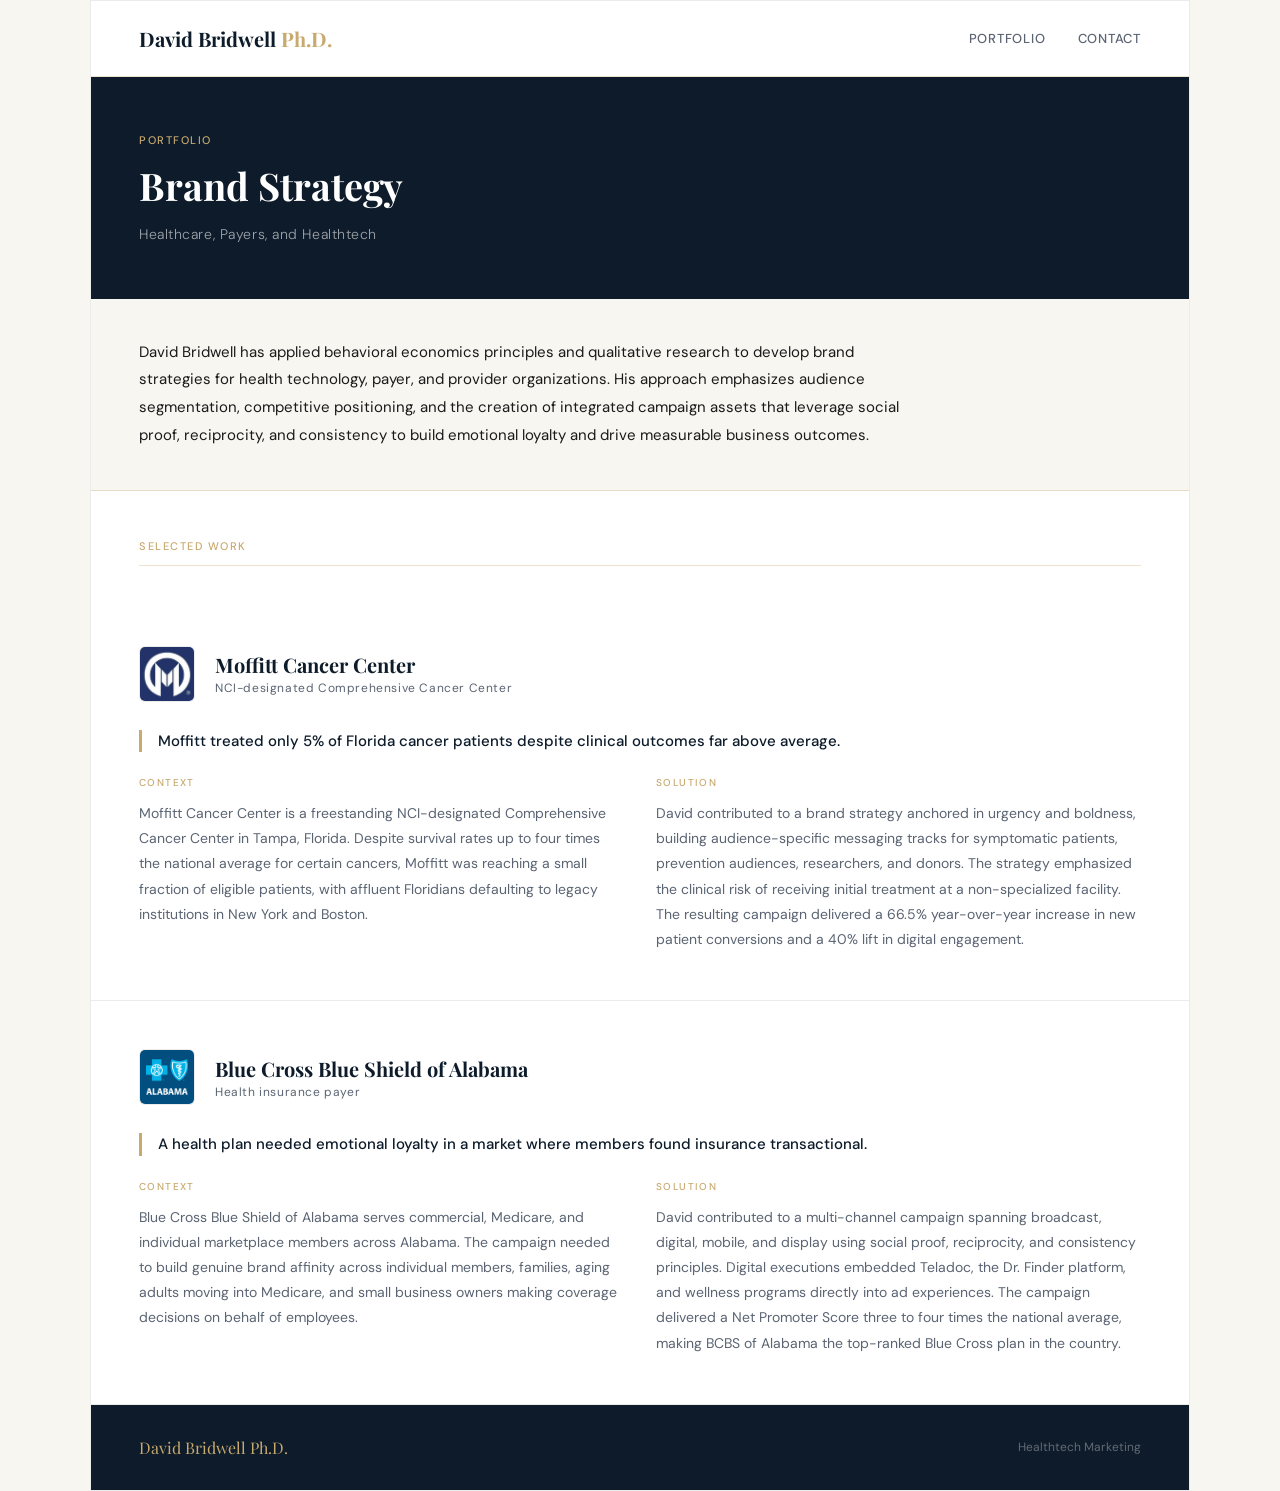
<file: brand-strategy.html>
<!DOCTYPE html>
<html lang="en">
<head>
  <meta charset="UTF-8">
  <meta name="viewport" content="width=device-width, initial-scale=1.0">
  <title>Brand Strategy — David Bridwell Ph.D.</title>
  <!-- Google tag (gtag.js) -->
  <script async src="https://www.googletagmanager.com/gtag/js?id=G-YWDYR6TTME"></script>
  <script>
    window.dataLayer = window.dataLayer || [];
    function gtag(){dataLayer.push(arguments);}
    gtag('js', new Date());
    gtag('config', 'G-YWDYR6TTME');
  </script>
  <link rel="stylesheet" href="styles.css">
</head>
<body>
  <div class="site-wrap">

    <nav class="site-nav">
      <a href="index.html" class="site-logo">David Bridwell <span>Ph.D.</span></a>
      <div class="nav-links">
        <a href="portfolio.html" class="nav-link">Portfolio</a>
        <a href="contact.html" class="nav-link">Contact</a>
      </div>
    </nav>

    <div class="page-hero">
      <div class="page-eyebrow">Portfolio</div>
      <div class="page-title">Brand Strategy</div>
      <div class="page-subtitle">Healthcare, Payers, and Healthtech</div>
    </div>

    <div class="page-summary">
      <p>David Bridwell has applied behavioral economics principles and qualitative research to develop brand strategies for health technology, payer, and provider organizations. His approach emphasizes audience segmentation, competitive positioning, and the creation of integrated campaign assets that leverage social proof, reciprocity, and consistency to build emotional loyalty and drive measurable business outcomes.</p>
    </div>

    <div class="section" style="padding-bottom:0;">
      <div class="section-label">Selected Work</div>
    </div>

    <div class="client-section">
      <div class="client-header">
        <div class="client-logo-box">
          <img src="assets/images/Moffitt Cancer Center.jpeg" alt="Moffitt Cancer Center">
        </div>
        <div>
          <div class="client-name">Moffitt Cancer Center</div>
          <div class="client-type">NCI-designated Comprehensive Cancer Center</div>
        </div>
      </div>
      <div class="challenge-header">Moffitt treated only 5% of Florida cancer patients despite clinical outcomes far above average.</div>
      <div class="client-body">
        <div class="client-col">
          <div class="client-col-label">Context</div>
          <p>Moffitt Cancer Center is a freestanding NCI-designated Comprehensive Cancer Center in Tampa, Florida. Despite survival rates up to four times the national average for certain cancers, Moffitt was reaching a small fraction of eligible patients, with affluent Floridians defaulting to legacy institutions in New York and Boston.</p>
        </div>
        <div class="client-col">
          <div class="client-col-label">Solution</div>
          <p>David contributed to a brand strategy anchored in urgency and boldness, building audience-specific messaging tracks for symptomatic patients, prevention audiences, researchers, and donors. The strategy emphasized the clinical risk of receiving initial treatment at a non-specialized facility. The resulting campaign delivered a 66.5% year-over-year increase in new patient conversions and a 40% lift in digital engagement.</p>
        </div>
      </div>
    </div>

    <div class="client-section">
      <div class="client-header">
        <div class="client-logo-box">
          <img src="assets/images/BCBS Alamaba.png" alt="Blue Cross Blue Shield of Alabama">
        </div>
        <div>
          <div class="client-name">Blue Cross Blue Shield of Alabama</div>
          <div class="client-type">Health insurance payer</div>
        </div>
      </div>
      <div class="challenge-header">A health plan needed emotional loyalty in a market where members found insurance transactional.</div>
      <div class="client-body">
        <div class="client-col">
          <div class="client-col-label">Context</div>
          <p>Blue Cross Blue Shield of Alabama serves commercial, Medicare, and individual marketplace members across Alabama. The campaign needed to build genuine brand affinity across individual members, families, aging adults moving into Medicare, and small business owners making coverage decisions on behalf of employees.</p>
        </div>
        <div class="client-col">
          <div class="client-col-label">Solution</div>
          <p>David contributed to a multi-channel campaign spanning broadcast, digital, mobile, and display using social proof, reciprocity, and consistency principles. Digital executions embedded Teladoc, the Dr. Finder platform, and wellness programs directly into ad experiences. The campaign delivered a Net Promoter Score three to four times the national average, making BCBS of Alabama the top-ranked Blue Cross plan in the country.</p>
        </div>
      </div>
    </div>

    <footer class="footer">
      <div class="footer-name">David Bridwell Ph.D.</div>
      <div class="footer-copy">Healthtech Marketing</div>
    </footer>

  </div>
</body>
</html>
</file>
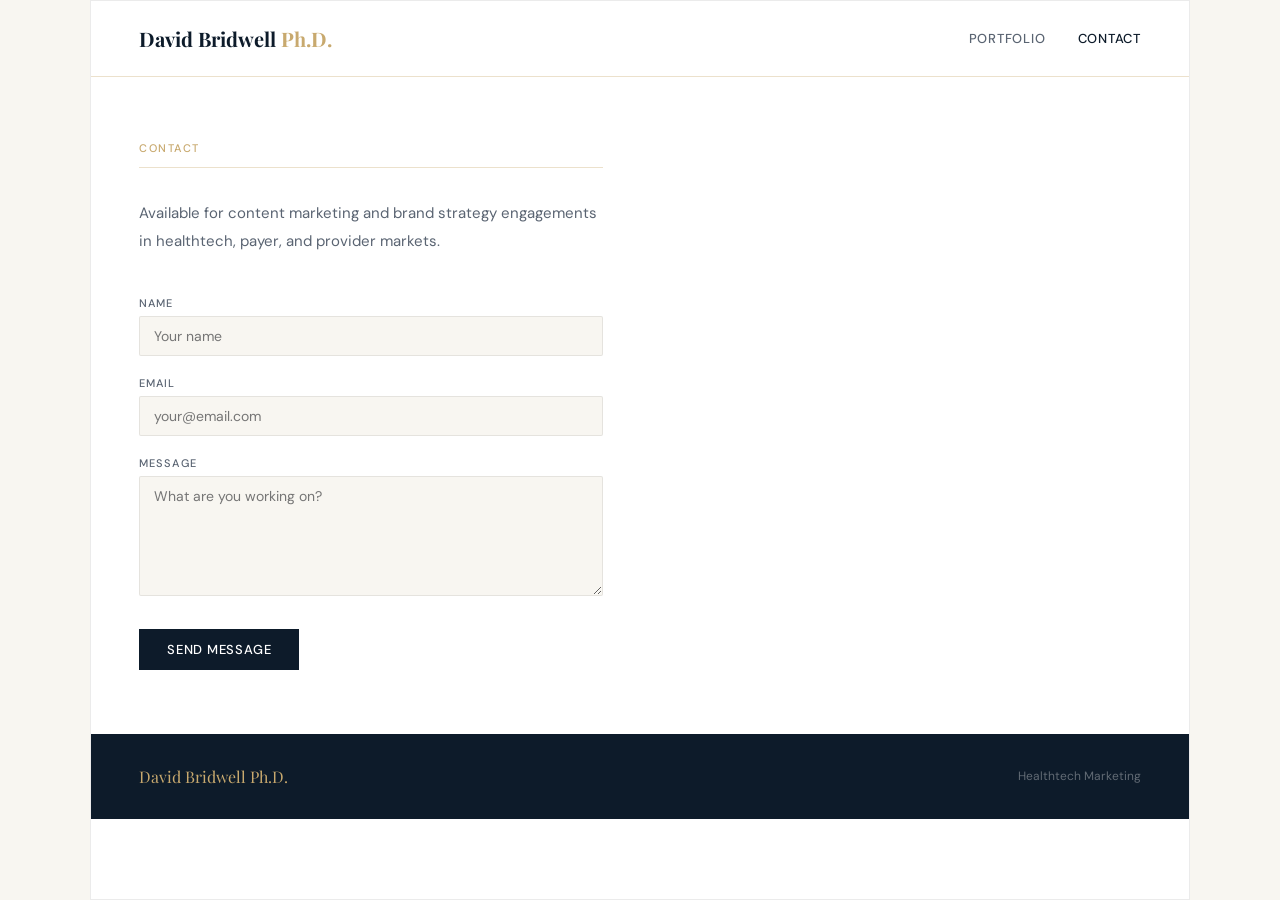
<file: contact.html>
<!DOCTYPE html>
<html lang="en">
<head>
  <meta charset="UTF-8">
  <meta name="viewport" content="width=device-width, initial-scale=1.0">
  <title>Contact — David Bridwell Ph.D.</title>
  <!-- Google tag (gtag.js) -->
  <script async src="https://www.googletagmanager.com/gtag/js?id=G-YWDYR6TTME"></script>
  <script>
    window.dataLayer = window.dataLayer || [];
    function gtag(){dataLayer.push(arguments);}
    gtag('js', new Date());
    gtag('config', 'G-YWDYR6TTME');
  </script>
  <link rel="stylesheet" href="styles.css">
</head>
<body>
  <div class="site-wrap">

    <nav class="site-nav">
      <a href="index.html" class="site-logo">David Bridwell <span>Ph.D.</span></a>
      <div class="nav-links">
        <a href="portfolio.html" class="nav-link">Portfolio</a>
        <a href="contact.html" class="nav-link active">Contact</a>
      </div>
    </nav>

    <div class="contact-wrap">
      <div class="section-label" style="margin-bottom:2rem;">Contact</div>
      <div class="contact-intro">Available for content marketing and brand strategy engagements in healthtech, payer, and provider markets.</div>
      <form id="contact-form" action="https://formspree.io/f/xaqlrnoj" method="POST">
        <input type="hidden" name="_replyto" id="_replyto">
        <div class="contact-field">
          <label class="contact-label" for="name">Name</label>
          <input type="text" id="name" name="name" class="contact-input" placeholder="Your name" required>
        </div>
        <div class="contact-field">
          <label class="contact-label" for="email">Email</label>
          <input type="email" id="email" name="email" class="contact-input" placeholder="your@email.com" required oninput="document.getElementById('_replyto').value=this.value">
        </div>
        <div class="contact-field">
          <label class="contact-label" for="message">Message</label>
          <textarea id="message" name="message" class="contact-input contact-textarea" placeholder="What are you working on?" required></textarea>
        </div>
        <button type="submit" class="contact-btn">Send Message</button>
      </form>
      <div id="thank-you" style="display:none; margin-top:2rem;">
        <p style="font-size:15px; line-height:1.85; color:var(--text);">Thank you for reaching out. I'll be in touch soon.</p>
      </div>
      <script>
        document.getElementById('contact-form').addEventListener('submit', function(e) {
          e.preventDefault();
          var form = this;
          fetch(form.action, {
            method: 'POST',
            body: new FormData(form),
            headers: { 'Accept': 'application/json' }
          }).then(function(response) {
            if (response.ok) {
              form.style.display = 'none';
              document.getElementById('thank-you').style.display = 'block';
            }
          });
        });
      </script>
    </div>

    <footer class="footer">
      <div class="footer-name">David Bridwell Ph.D.</div>
      <div class="footer-copy">Healthtech Marketing</div>
    </footer>

  </div>
</body>
</html>
</file>
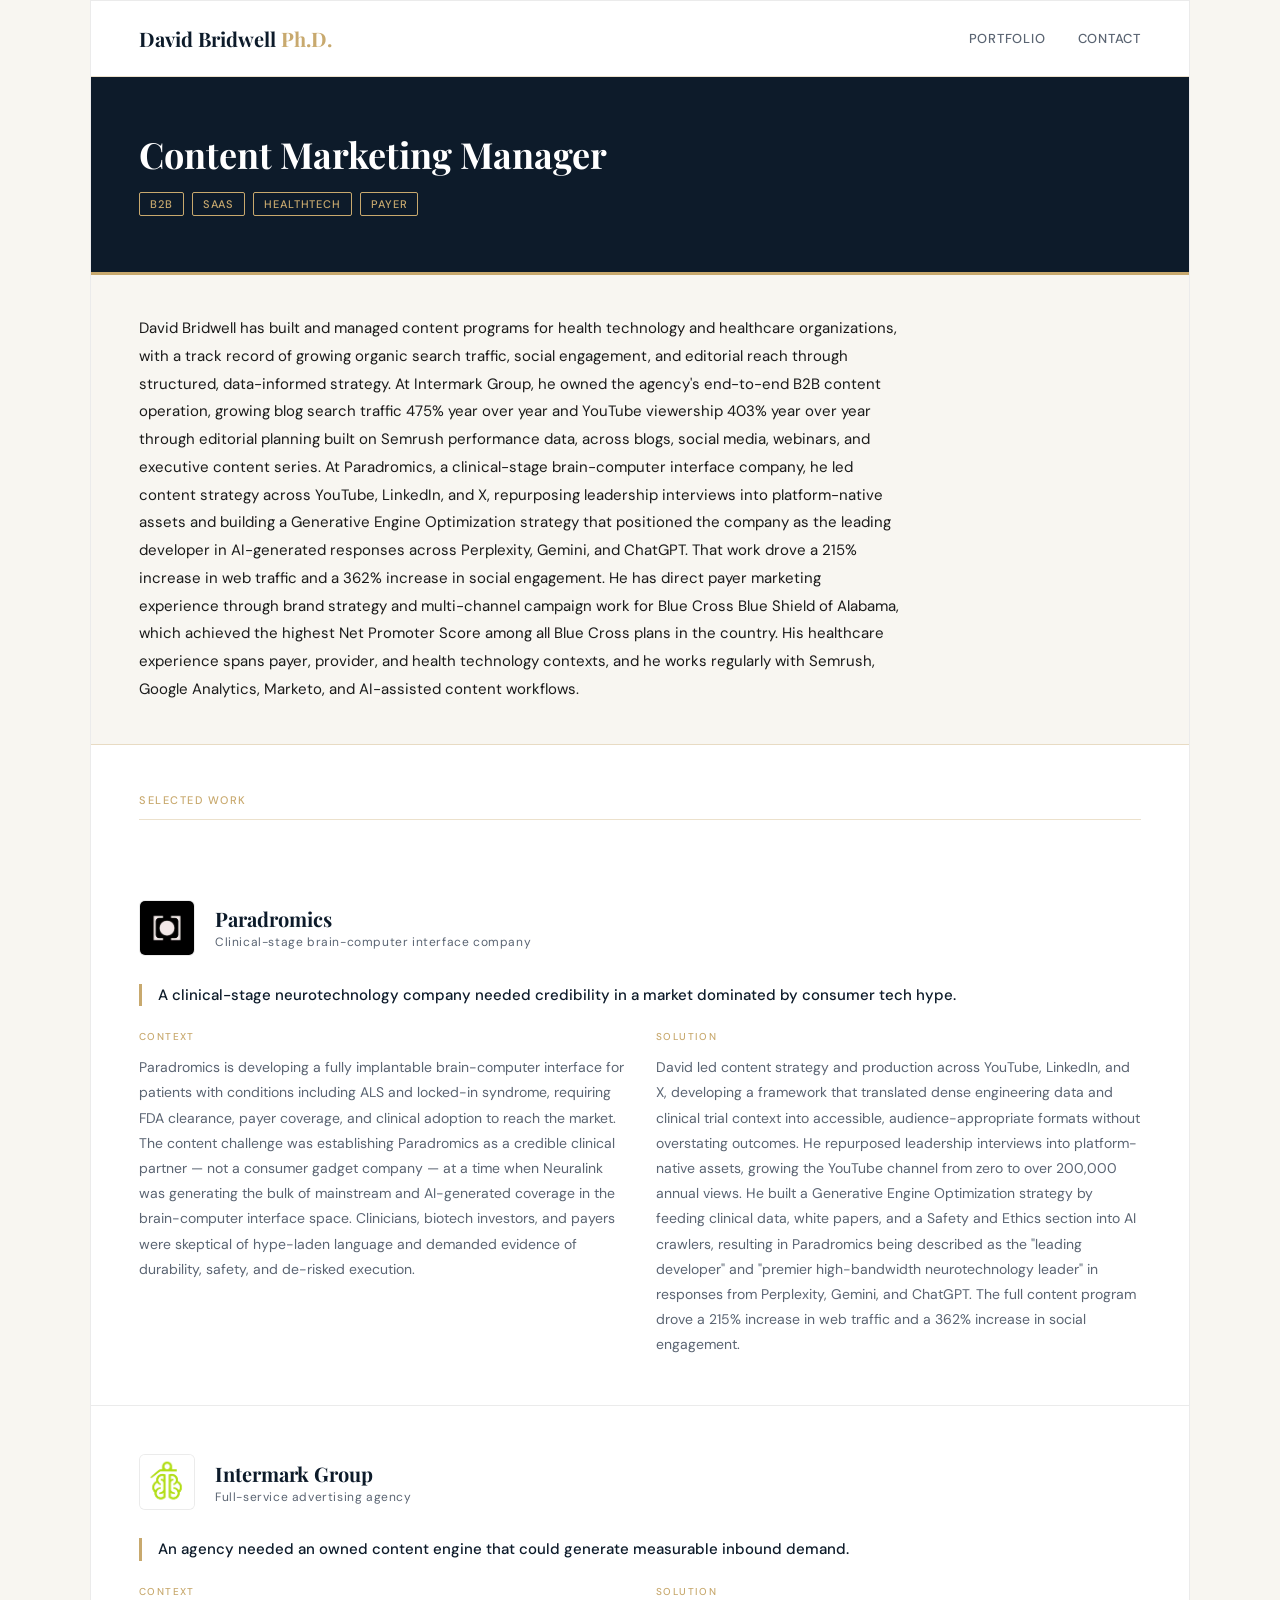
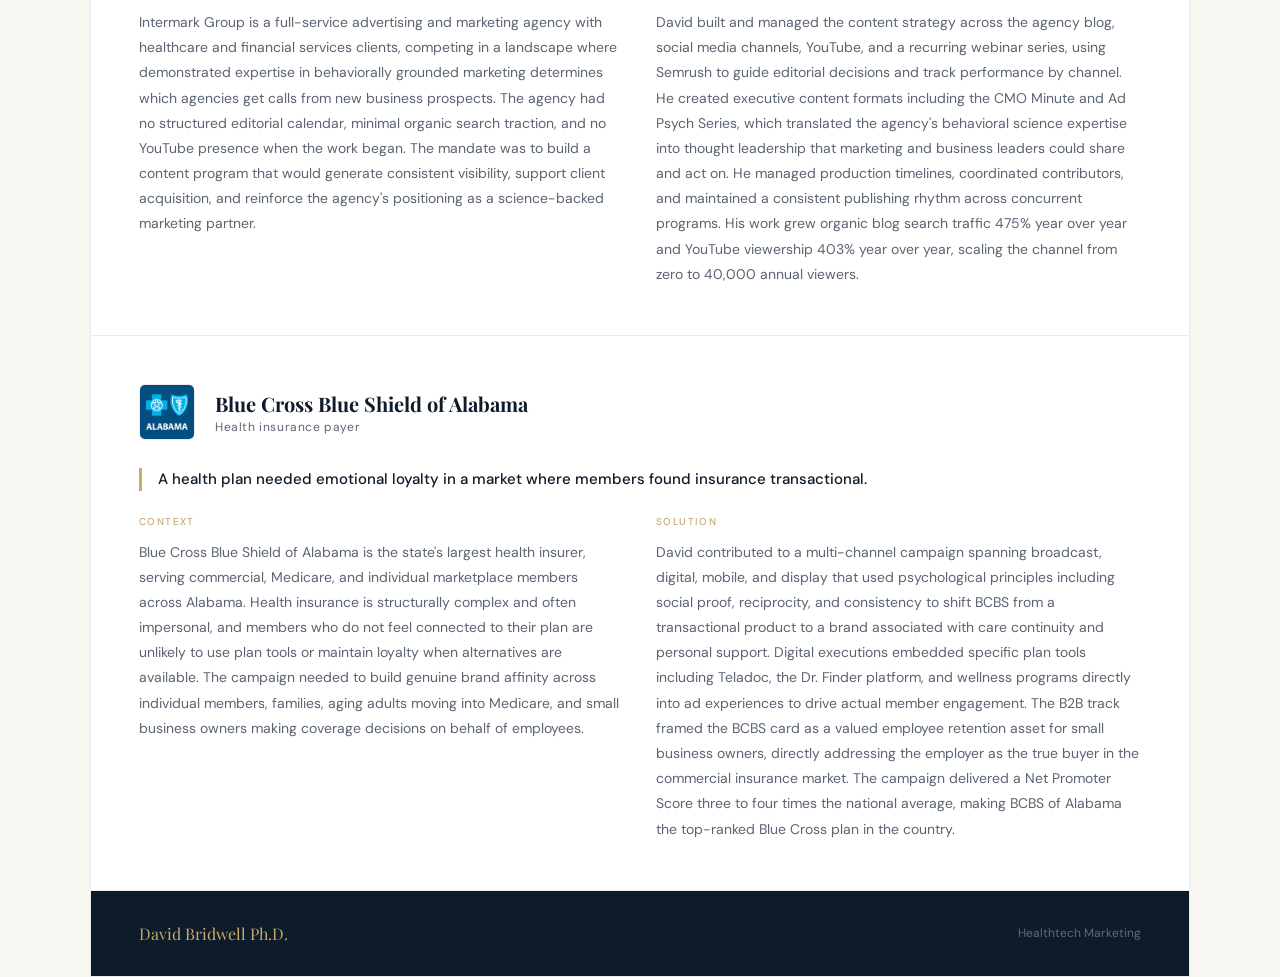
<file: content-marketing-manager.html>
<!DOCTYPE html>
<html lang="en">
<head>
  <meta charset="UTF-8">
  <meta name="viewport" content="width=device-width, initial-scale=1.0">
  <title>Content Marketing Manager Resume — David Bridwell Ph.D.</title>
  <!-- Google tag (gtag.js) -->
  <script async src="https://www.googletagmanager.com/gtag/js?id=G-YWDYR6TTME"></script>
  <script>
    window.dataLayer = window.dataLayer || [];
    function gtag(){dataLayer.push(arguments);}
    gtag('js', new Date());
    gtag('config', 'G-YWDYR6TTME');
  </script>
  <link rel="stylesheet" href="styles.css">
</head>
<body>
  <div class="site-wrap">

    <nav class="site-nav">
      <a href="index.html" class="site-logo">David Bridwell <span>Ph.D.</span></a>
      <div class="nav-links">
        <a href="portfolio.html" class="nav-link">Portfolio</a>
        <a href="contact.html" class="nav-link">Contact</a>
      </div>
    </nav>

    <div class="resume-page-hero">
      <div class="resume-job-title">Content Marketing Manager</div>
      <div class="resume-tags">
        <span class="resume-tag">B2B</span>
        <span class="resume-tag">SaaS</span>
        <span class="resume-tag">Healthtech</span>
        <span class="resume-tag">Payer</span>
      </div>
    </div>

    <div class="page-summary">
      <p>David Bridwell has built and managed content programs for health technology and healthcare organizations, with a track record of growing organic search traffic, social engagement, and editorial reach through structured, data-informed strategy. At Intermark Group, he owned the agency's end-to-end B2B content operation, growing blog search traffic 475% year over year and YouTube viewership 403% year over year through editorial planning built on Semrush performance data, across blogs, social media, webinars, and executive content series. At Paradromics, a clinical-stage brain-computer interface company, he led content strategy across YouTube, LinkedIn, and X, repurposing leadership interviews into platform-native assets and building a Generative Engine Optimization strategy that positioned the company as the leading developer in AI-generated responses across Perplexity, Gemini, and ChatGPT. That work drove a 215% increase in web traffic and a 362% increase in social engagement. He has direct payer marketing experience through brand strategy and multi-channel campaign work for Blue Cross Blue Shield of Alabama, which achieved the highest Net Promoter Score among all Blue Cross plans in the country. His healthcare experience spans payer, provider, and health technology contexts, and he works regularly with Semrush, Google Analytics, Marketo, and AI-assisted content workflows.</p>
    </div>

    <div class="section" style="padding-bottom:0;">
      <div class="section-label">Selected Work</div>
    </div>

    <div class="client-section">
      <div class="client-header">
        <div class="client-logo-box">
          <img src="assets/images/Paradromics.jpeg" alt="Paradromics">
        </div>
        <div>
          <div class="client-name">Paradromics</div>
          <div class="client-type">Clinical-stage brain-computer interface company</div>
        </div>
      </div>
      <div class="challenge-header">A clinical-stage neurotechnology company needed credibility in a market dominated by consumer tech hype.</div>
      <div class="client-body">
        <div class="client-col">
          <div class="client-col-label">Context</div>
          <p>Paradromics is developing a fully implantable brain-computer interface for patients with conditions including ALS and locked-in syndrome, requiring FDA clearance, payer coverage, and clinical adoption to reach the market. The content challenge was establishing Paradromics as a credible clinical partner — not a consumer gadget company — at a time when Neuralink was generating the bulk of mainstream and AI-generated coverage in the brain-computer interface space. Clinicians, biotech investors, and payers were skeptical of hype-laden language and demanded evidence of durability, safety, and de-risked execution.</p>
        </div>
        <div class="client-col">
          <div class="client-col-label">Solution</div>
          <p>David led content strategy and production across YouTube, LinkedIn, and X, developing a framework that translated dense engineering data and clinical trial context into accessible, audience-appropriate formats without overstating outcomes. He repurposed leadership interviews into platform-native assets, growing the YouTube channel from zero to over 200,000 annual views. He built a Generative Engine Optimization strategy by feeding clinical data, white papers, and a Safety and Ethics section into AI crawlers, resulting in Paradromics being described as the "leading developer" and "premier high-bandwidth neurotechnology leader" in responses from Perplexity, Gemini, and ChatGPT. The full content program drove a 215% increase in web traffic and a 362% increase in social engagement.</p>
        </div>
      </div>
    </div>

    <div class="client-section">
      <div class="client-header">
        <div class="client-logo-box">
          <img src="assets/images/Intermsark Group.png" alt="Intermark Group">
        </div>
        <div>
          <div class="client-name">Intermark Group</div>
          <div class="client-type">Full-service advertising agency</div>
        </div>
      </div>
      <div class="challenge-header">An agency needed an owned content engine that could generate measurable inbound demand.</div>
      <div class="client-body">
        <div class="client-col">
          <div class="client-col-label">Context</div>
          <p>Intermark Group is a full-service advertising and marketing agency with healthcare and financial services clients, competing in a landscape where demonstrated expertise in behaviorally grounded marketing determines which agencies get calls from new business prospects. The agency had no structured editorial calendar, minimal organic search traction, and no YouTube presence when the work began. The mandate was to build a content program that would generate consistent visibility, support client acquisition, and reinforce the agency's positioning as a science-backed marketing partner.</p>
        </div>
        <div class="client-col">
          <div class="client-col-label">Solution</div>
          <p>David built and managed the content strategy across the agency blog, social media channels, YouTube, and a recurring webinar series, using Semrush to guide editorial decisions and track performance by channel. He created executive content formats including the CMO Minute and Ad Psych Series, which translated the agency's behavioral science expertise into thought leadership that marketing and business leaders could share and act on. He managed production timelines, coordinated contributors, and maintained a consistent publishing rhythm across concurrent programs. His work grew organic blog search traffic 475% year over year and YouTube viewership 403% year over year, scaling the channel from zero to 40,000 annual viewers.</p>
        </div>
      </div>
    </div>

    <div class="client-section">
      <div class="client-header">
        <div class="client-logo-box">
          <img src="assets/images/BCBS Alamaba.png" alt="Blue Cross Blue Shield of Alabama">
        </div>
        <div>
          <div class="client-name">Blue Cross Blue Shield of Alabama</div>
          <div class="client-type">Health insurance payer</div>
        </div>
      </div>
      <div class="challenge-header">A health plan needed emotional loyalty in a market where members found insurance transactional.</div>
      <div class="client-body">
        <div class="client-col">
          <div class="client-col-label">Context</div>
          <p>Blue Cross Blue Shield of Alabama is the state's largest health insurer, serving commercial, Medicare, and individual marketplace members across Alabama. Health insurance is structurally complex and often impersonal, and members who do not feel connected to their plan are unlikely to use plan tools or maintain loyalty when alternatives are available. The campaign needed to build genuine brand affinity across individual members, families, aging adults moving into Medicare, and small business owners making coverage decisions on behalf of employees.</p>
        </div>
        <div class="client-col">
          <div class="client-col-label">Solution</div>
          <p>David contributed to a multi-channel campaign spanning broadcast, digital, mobile, and display that used psychological principles including social proof, reciprocity, and consistency to shift BCBS from a transactional product to a brand associated with care continuity and personal support. Digital executions embedded specific plan tools including Teladoc, the Dr. Finder platform, and wellness programs directly into ad experiences to drive actual member engagement. The B2B track framed the BCBS card as a valued employee retention asset for small business owners, directly addressing the employer as the true buyer in the commercial insurance market. The campaign delivered a Net Promoter Score three to four times the national average, making BCBS of Alabama the top-ranked Blue Cross plan in the country.</p>
        </div>
      </div>
    </div>

    <footer class="footer">
      <div class="footer-name">David Bridwell Ph.D.</div>
      <div class="footer-copy">Healthtech Marketing</div>
    </footer>

  </div>
</body>
</html>
</file>
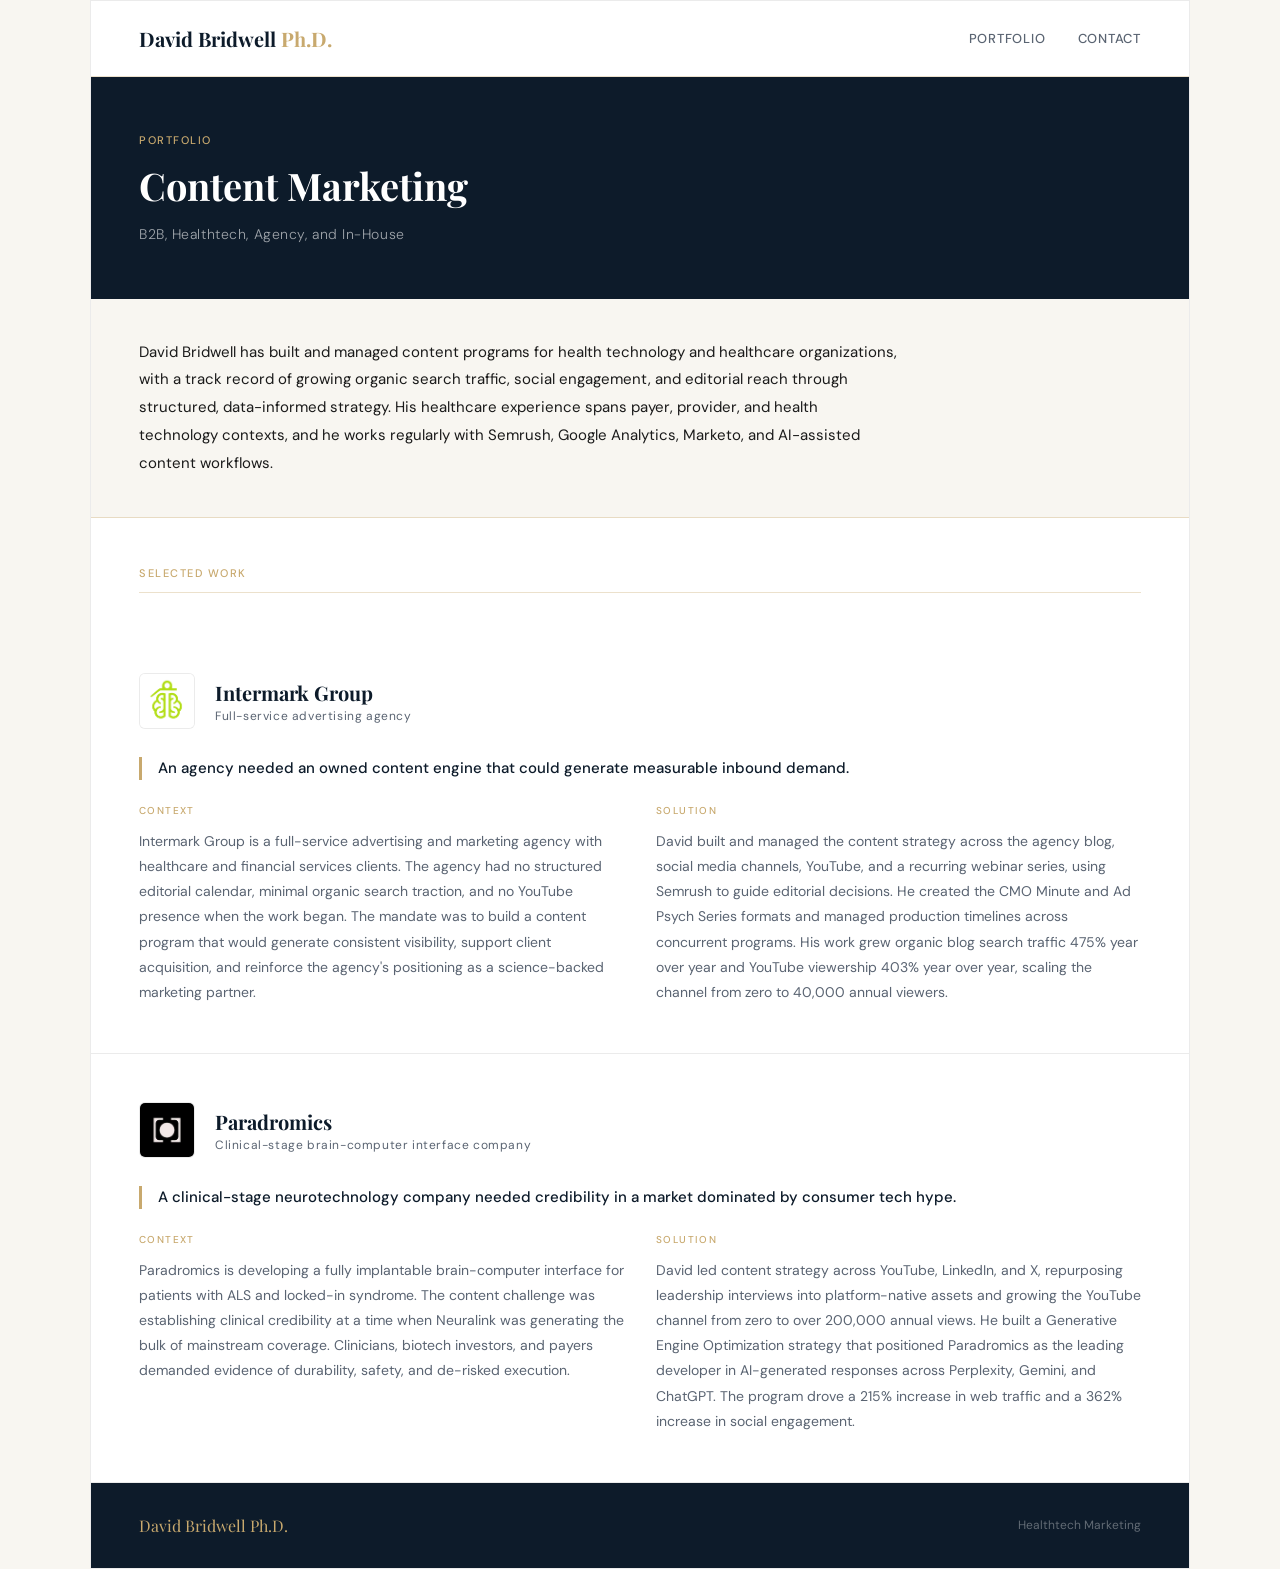
<file: content-marketing.html>
<!DOCTYPE html>
<html lang="en">
<head>
  <meta charset="UTF-8">
  <meta name="viewport" content="width=device-width, initial-scale=1.0">
  <title>Content Marketing — David Bridwell Ph.D.</title>
  <!-- Google tag (gtag.js) -->
  <script async src="https://www.googletagmanager.com/gtag/js?id=G-YWDYR6TTME"></script>
  <script>
    window.dataLayer = window.dataLayer || [];
    function gtag(){dataLayer.push(arguments);}
    gtag('js', new Date());
    gtag('config', 'G-YWDYR6TTME');
  </script>
  <link rel="stylesheet" href="styles.css">
</head>
<body>
  <div class="site-wrap">

    <nav class="site-nav">
      <a href="index.html" class="site-logo">David Bridwell <span>Ph.D.</span></a>
      <div class="nav-links">
        <a href="portfolio.html" class="nav-link">Portfolio</a>
        <a href="contact.html" class="nav-link">Contact</a>
      </div>
    </nav>

    <div class="page-hero">
      <div class="page-eyebrow">Portfolio</div>
      <div class="page-title">Content Marketing</div>
      <div class="page-subtitle">B2B, Healthtech, Agency, and In-House</div>
    </div>

    <div class="page-summary">
      <p>David Bridwell has built and managed content programs for health technology and healthcare organizations, with a track record of growing organic search traffic, social engagement, and editorial reach through structured, data-informed strategy. His healthcare experience spans payer, provider, and health technology contexts, and he works regularly with Semrush, Google Analytics, Marketo, and AI-assisted content workflows.</p>
    </div>

    <div class="section" style="padding-bottom:0;">
      <div class="section-label">Selected Work</div>
    </div>

    <div class="client-section">
      <div class="client-header">
        <div class="client-logo-box">
          <img src="assets/images/Intermsark Group.png" alt="Intermark Group">
        </div>
        <div>
          <div class="client-name">Intermark Group</div>
          <div class="client-type">Full-service advertising agency</div>
        </div>
      </div>
      <div class="challenge-header">An agency needed an owned content engine that could generate measurable inbound demand.</div>
      <div class="client-body">
        <div class="client-col">
          <div class="client-col-label">Context</div>
          <p>Intermark Group is a full-service advertising and marketing agency with healthcare and financial services clients. The agency had no structured editorial calendar, minimal organic search traction, and no YouTube presence when the work began. The mandate was to build a content program that would generate consistent visibility, support client acquisition, and reinforce the agency's positioning as a science-backed marketing partner.</p>
        </div>
        <div class="client-col">
          <div class="client-col-label">Solution</div>
          <p>David built and managed the content strategy across the agency blog, social media channels, YouTube, and a recurring webinar series, using Semrush to guide editorial decisions. He created the CMO Minute and Ad Psych Series formats and managed production timelines across concurrent programs. His work grew organic blog search traffic 475% year over year and YouTube viewership 403% year over year, scaling the channel from zero to 40,000 annual viewers.</p>
        </div>
      </div>
    </div>

    <div class="client-section">
      <div class="client-header">
        <div class="client-logo-box">
          <img src="assets/images/Paradromics.jpeg" alt="Paradromics">
        </div>
        <div>
          <div class="client-name">Paradromics</div>
          <div class="client-type">Clinical-stage brain-computer interface company</div>
        </div>
      </div>
      <div class="challenge-header">A clinical-stage neurotechnology company needed credibility in a market dominated by consumer tech hype.</div>
      <div class="client-body">
        <div class="client-col">
          <div class="client-col-label">Context</div>
          <p>Paradromics is developing a fully implantable brain-computer interface for patients with ALS and locked-in syndrome. The content challenge was establishing clinical credibility at a time when Neuralink was generating the bulk of mainstream coverage. Clinicians, biotech investors, and payers demanded evidence of durability, safety, and de-risked execution.</p>
        </div>
        <div class="client-col">
          <div class="client-col-label">Solution</div>
          <p>David led content strategy across YouTube, LinkedIn, and X, repurposing leadership interviews into platform-native assets and growing the YouTube channel from zero to over 200,000 annual views. He built a Generative Engine Optimization strategy that positioned Paradromics as the leading developer in AI-generated responses across Perplexity, Gemini, and ChatGPT. The program drove a 215% increase in web traffic and a 362% increase in social engagement.</p>
        </div>
      </div>
    </div>

    <footer class="footer">
      <div class="footer-name">David Bridwell Ph.D.</div>
      <div class="footer-copy">Healthtech Marketing</div>
    </footer>

  </div>
</body>
</html>
</file>
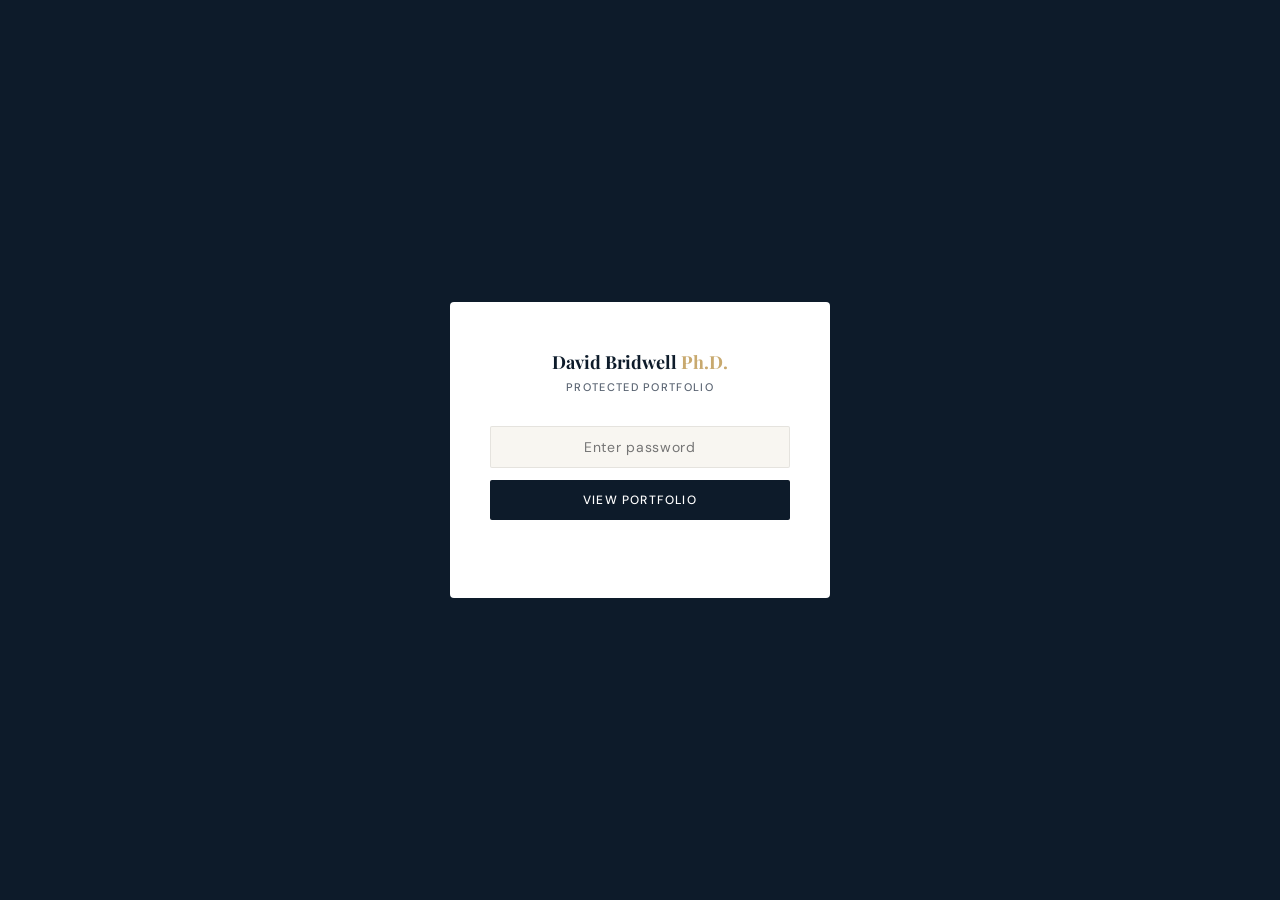
<file: portfolio-full.html>
<!DOCTYPE html>
<html lang="en">
<head>
  <meta charset="UTF-8">
  <meta name="viewport" content="width=device-width, initial-scale=1.0">
  <title>Full Portfolio — David Bridwell Ph.D.</title>
  <link href="https://fonts.googleapis.com/css2?family=Playfair+Display:wght@400;500;700&family=DM+Sans:wght@300;400;500&display=swap" rel="stylesheet">
  <style>
    *, *::before, *::after { box-sizing: border-box; margin: 0; padding: 0; }

    :root {
      --navy: #0d1b2a;
      --navy-mid: #1a2e42;
      --accent: #c8a96e;
      --text-muted: #5a6472;
      --bg: #f8f6f1;
      --white: #ffffff;
      --border: rgba(0,0,0,0.08);
      --rule: rgba(200,169,110,0.35);
    }

    body {
      font-family: 'DM Sans', sans-serif;
      background: var(--navy);
      color: var(--white);
      min-height: 100vh;
    }

    /* ── PASSWORD GATE ── */
    #pw-gate {
      position: fixed;
      inset: 0;
      background: var(--navy);
      z-index: 9999;
      display: flex;
      align-items: center;
      justify-content: center;
    }
    #pw-gate.hidden { display: none; }

    .pw-box {
      background: var(--white);
      padding: 3rem 2.5rem;
      width: 100%;
      max-width: 380px;
      border-radius: 4px;
      text-align: center;
    }
    .pw-logo {
      font-family: 'Playfair Display', serif;
      font-size: 18px;
      font-weight: 700;
      color: var(--navy);
      margin-bottom: 0.4rem;
    }
    .pw-logo span { color: var(--accent); }
    .pw-label {
      font-size: 11px;
      font-weight: 500;
      letter-spacing: 0.12em;
      text-transform: uppercase;
      color: var(--text-muted);
      margin-bottom: 2rem;
    }
    .pw-input {
      width: 100%;
      padding: 11px 14px;
      border: 0.5px solid var(--border);
      background: var(--bg);
      font-family: 'DM Sans', sans-serif;
      font-size: 14px;
      color: var(--navy);
      border-radius: 2px;
      outline: none;
      transition: border-color 0.15s;
      margin-bottom: 0.75rem;
      text-align: center;
      letter-spacing: 0.05em;
    }
    .pw-input:focus { border-color: var(--accent); }
    .pw-btn {
      width: 100%;
      background: var(--navy);
      color: var(--white);
      border: none;
      padding: 12px;
      font-family: 'DM Sans', sans-serif;
      font-size: 12px;
      font-weight: 500;
      letter-spacing: 0.1em;
      text-transform: uppercase;
      cursor: pointer;
      border-radius: 2px;
      transition: background 0.15s;
    }
    .pw-btn:hover { background: var(--navy-mid); }
    .pw-error {
      font-size: 12px;
      color: #b94a48;
      margin-top: 0.75rem;
      min-height: 18px;
    }

    /* ── PORTFOLIO CONTENT ── */
    #portfolio-content { display: none; }
    #portfolio-content.visible { display: flex; flex-direction: column; min-height: 100vh; }

    /* ── HEADER BAR ── */
    .pf-header {
      display: flex;
      align-items: center;
      justify-content: space-between;
      padding: 1.25rem 2.5rem;
      border-bottom: 1px solid rgba(200,169,110,0.2);
      flex-shrink: 0;
    }
    .pf-logo {
      font-family: 'Playfair Display', serif;
      font-size: 17px;
      font-weight: 700;
      color: var(--white);
      text-decoration: none;
    }
    .pf-logo span { color: var(--accent); }
    .pf-nav {
      display: flex;
      gap: 2rem;
    }
    .pf-nav a {
      font-size: 12px;
      font-weight: 500;
      letter-spacing: 0.08em;
      text-transform: uppercase;
      color: rgba(255,255,255,0.45);
      text-decoration: none;
      transition: color 0.15s;
    }
    .pf-nav a:hover { color: var(--white); }

    /* ── SLIDE EMBED AREA ── */
    .pf-embed-wrap {
      flex: 1;
      display: flex;
      align-items: center;
      justify-content: center;
      padding: 2.5rem 2rem 2rem;
    }

    .pf-embed-inner {
      width: 100%;
      max-width: 1440px;
    }

    /* Responsive 1440×839 aspect ratio = 839/1440 ≈ 58.26% */
    .pf-aspect {
      position: relative;
      width: 100%;
      padding-bottom: 58.26%;
      border-radius: 4px;
      overflow: hidden;
      box-shadow: 0 24px 80px rgba(0,0,0,0.6);
    }

    .pf-aspect iframe {
      position: absolute;
      inset: 0;
      width: 100%;
      height: 100%;
      border: none;
      display: block;
    }

    /* ── FOOTER ── */
    .pf-footer {
      text-align: center;
      padding: 1.25rem;
      font-size: 11px;
      letter-spacing: 0.06em;
      color: rgba(255,255,255,0.2);
    }
  </style>
</head>
<body>

  <!-- PASSWORD GATE -->
  <div id="pw-gate">
    <div class="pw-box">
      <div class="pw-logo">David Bridwell <span>Ph.D.</span></div>
      <div class="pw-label">Protected Portfolio</div>
      <input type="password" id="pw-input" class="pw-input" placeholder="Enter password" autocomplete="current-password">
      <button class="pw-btn" id="pw-submit">View Portfolio</button>
      <div class="pw-error" id="pw-error"></div>
    </div>
  </div>

  <!-- PORTFOLIO CONTENT -->
  <div id="portfolio-content">

    <header class="pf-header">
      <a href="index.html" class="pf-logo">David Bridwell <span>Ph.D.</span></a>
      <nav class="pf-nav">
        <a href="portfolio.html">Portfolio</a>
        <a href="contact.html">Contact</a>
      </nav>
    </header>

    <div class="pf-embed-wrap">
      <div class="pf-embed-inner">
        <div class="pf-aspect">
          <iframe
            src="https://docs.google.com/presentation/d/e/2PACX-1vSONmSjPZsoPPE1Jx0Ro7O2R2rAvnp2En48LfsIZiPP9IUoF9DqeEdFL6Td8kOnaQ/pubembed?start=true&loop=false&delayms=60000"
            allowfullscreen
            mozallowfullscreen="true"
            webkitallowfullscreen="true"
          ></iframe>
        </div>
      </div>
    </div>

    <footer class="pf-footer">David Bridwell Ph.D. &mdash; Confidential Portfolio</footer>

  </div>

  <script>
    (function () {
      const HASH = '585fe9c8029a2ca597b85c4b32443cc2edbd27f94d0f8f94a0ceeb549d5c1dcb';
      const SESSION_KEY = 'pf_auth';
      const gate = document.getElementById('pw-gate');
      const content = document.getElementById('portfolio-content');
      const input = document.getElementById('pw-input');
      const btn = document.getElementById('pw-submit');
      const errorEl = document.getElementById('pw-error');

      function unlock() {
        gate.classList.add('hidden');
        content.classList.add('visible');
      }

      if (sessionStorage.getItem(SESSION_KEY) === '1') unlock();

      async function attempt() {
        const val = input.value;
        if (!val) return;
        const enc = new TextEncoder();
        const buf = await crypto.subtle.digest('SHA-256', enc.encode(val));
        const hex = Array.from(new Uint8Array(buf)).map(b => b.toString(16).padStart(2, '0')).join('');
        if (hex === HASH) {
          sessionStorage.setItem(SESSION_KEY, '1');
          errorEl.textContent = '';
          unlock();
        } else {
          errorEl.textContent = 'Incorrect password. Please try again.';
          input.value = '';
          input.focus();
        }
      }

      btn.addEventListener('click', attempt);
      input.addEventListener('keydown', e => { if (e.key === 'Enter') attempt(); });
    })();
  </script>

</body>
</html>
</file>
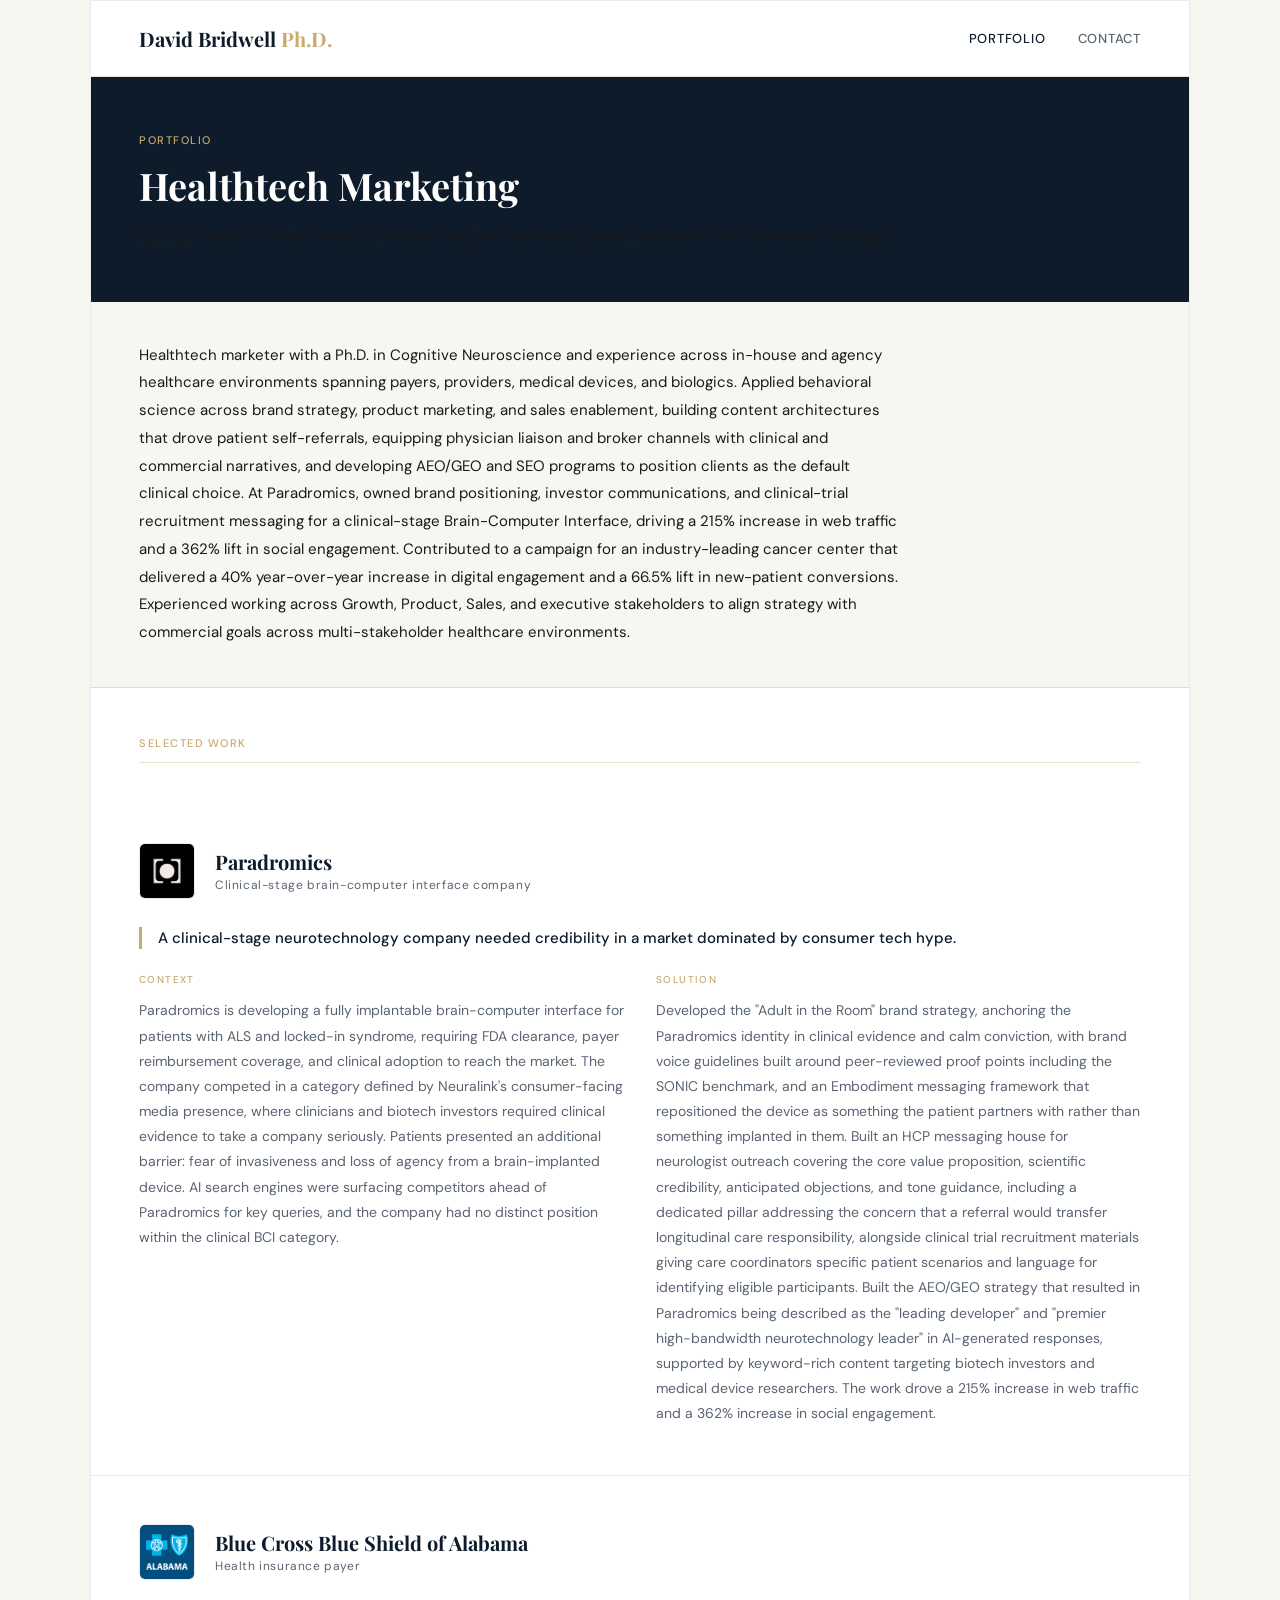
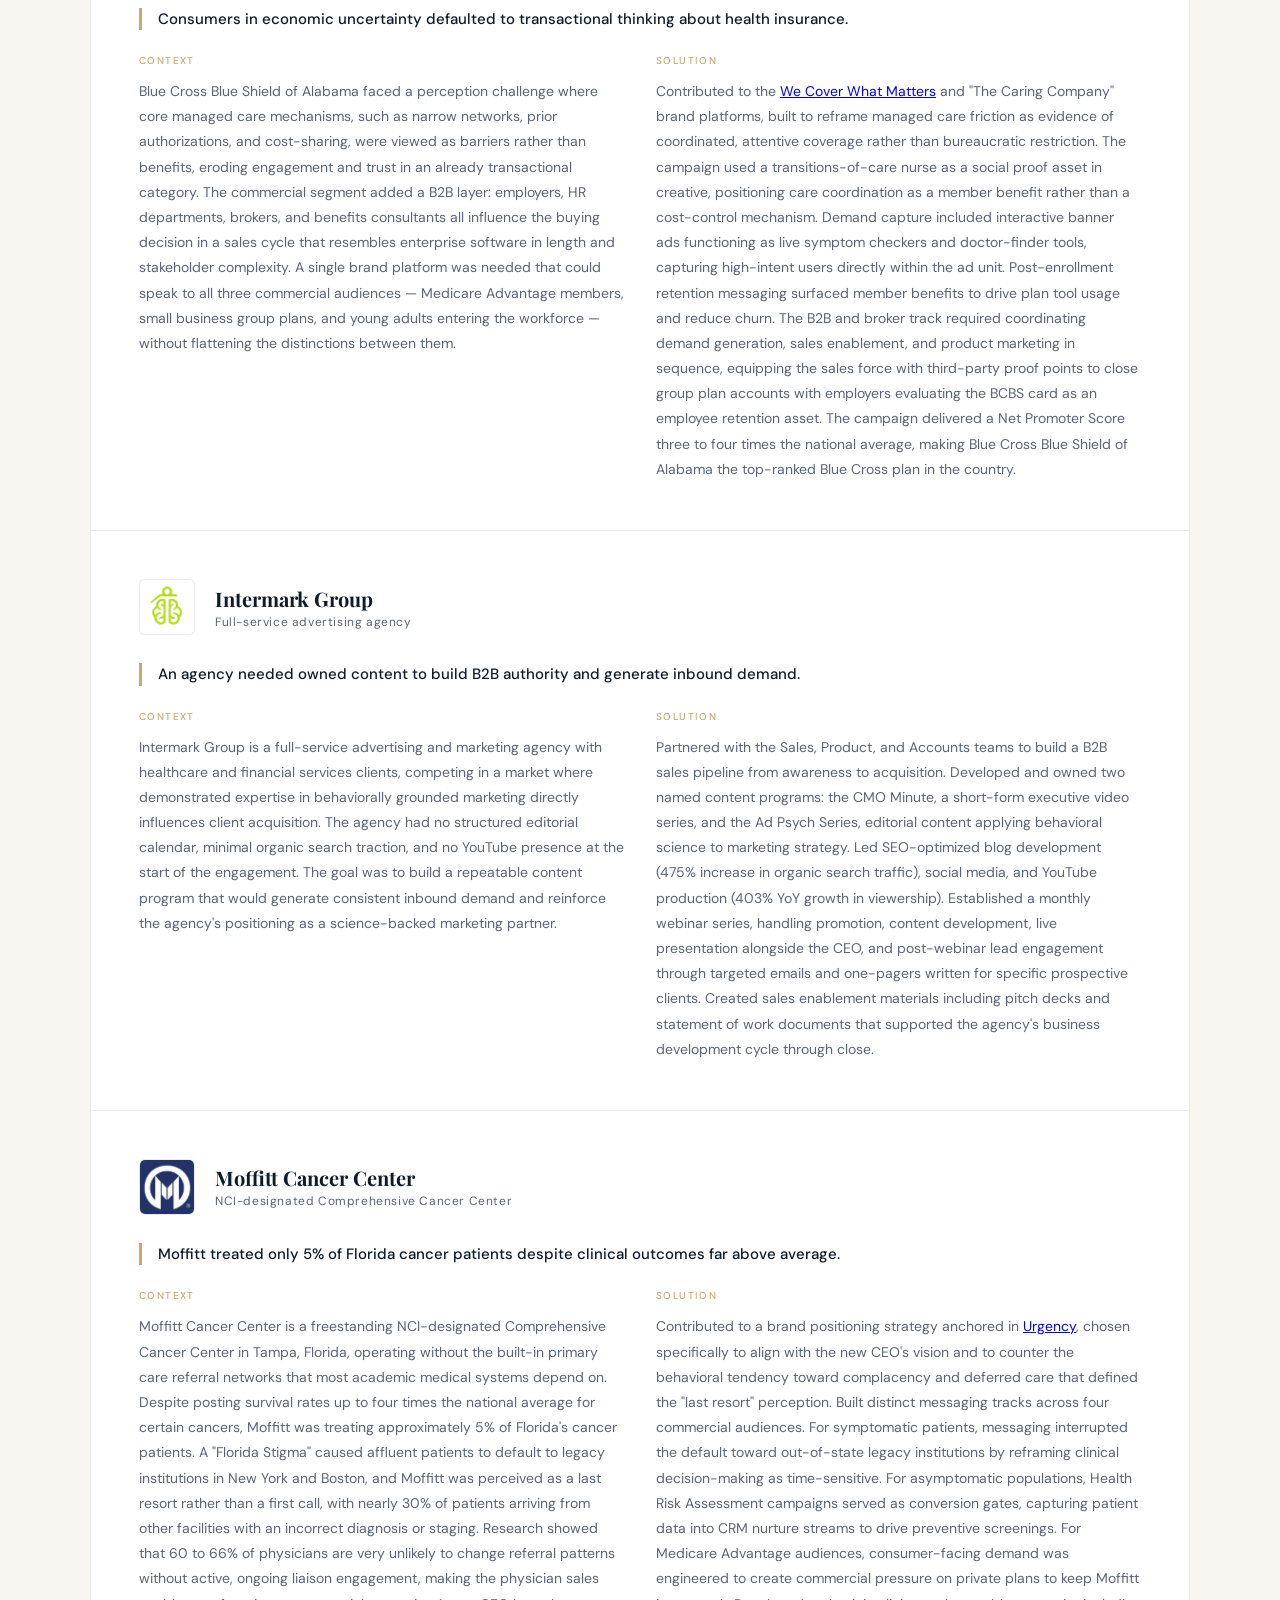
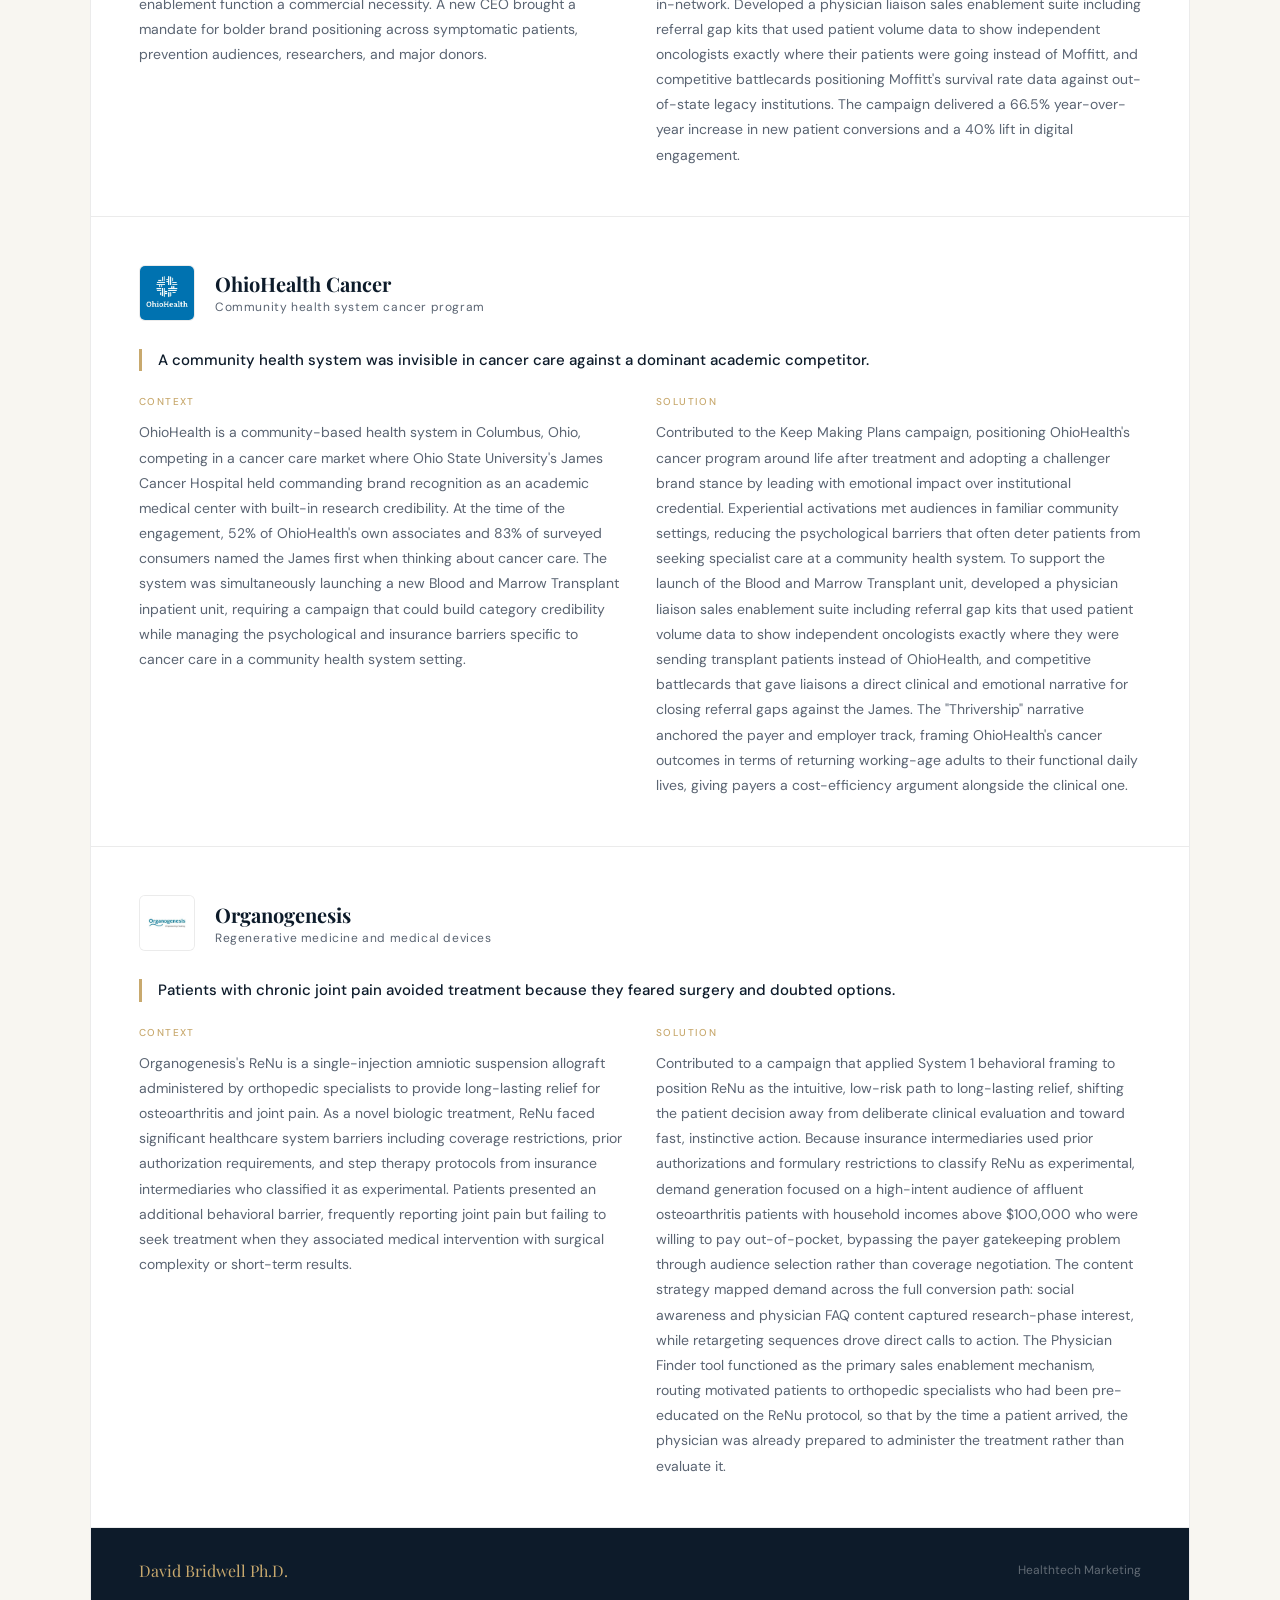
<file: portfolio.html>
<!DOCTYPE html>
<html lang="en">
<head>
  <meta charset="UTF-8">
  <meta name="viewport" content="width=device-width, initial-scale=1.0">
  <title>Portfolio — David Bridwell Ph.D.</title>
  <!-- Google tag (gtag.js) -->
  <script async src="https://www.googletagmanager.com/gtag/js?id=G-YWDYR6TTME"></script>
  <script>
    window.dataLayer = window.dataLayer || [];
    function gtag(){dataLayer.push(arguments);}
    gtag('js', new Date());
    gtag('config', 'G-YWDYR6TTME');
  </script>
  <link rel="stylesheet" href="styles.css">
</head>
<body>
  <div class="site-wrap">

    <nav class="site-nav">
      <a href="index.html" class="site-logo">David Bridwell <span>Ph.D.</span></a>
      <div class="nav-links">
        <a href="portfolio.html" class="nav-link active">Portfolio</a>
        <a href="contact.html" class="nav-link">Contact</a>
      </div>
    </nav>

    <div class="page-hero">
      <div class="page-eyebrow">Portfolio</div>
      <div class="page-title">Healthtech Marketing</div>
      <div class="page-tags">
        <span class="page-tag">B2B</span>
        <span class="page-tag">B2C</span>
<span class="page-tag">Payer</span>
        <span class="page-tag">Provider</span>
        <span class="page-tag">Medical Devices</span>
        <span class="page-tag">Product Positioning</span>
        <span class="page-tag">Sales Enablement</span>
        <span class="page-tag">Go-to-Market Strategy</span>
      </div>
    </div>

    <div class="page-summary">
      <p>Healthtech marketer with a Ph.D. in Cognitive Neuroscience and experience across in-house and agency healthcare environments spanning payers, providers, medical devices, and biologics. Applied behavioral science across brand strategy, product marketing, and sales enablement, building content architectures that drove patient self-referrals, equipping physician liaison and broker channels with clinical and commercial narratives, and developing AEO/GEO and SEO programs to position clients as the default clinical choice. At Paradromics, owned brand positioning, investor communications, and clinical-trial recruitment messaging for a clinical-stage Brain-Computer Interface, driving a 215% increase in web traffic and a 362% lift in social engagement. Contributed to a campaign for an industry-leading cancer center that delivered a 40% year-over-year increase in digital engagement and a 66.5% lift in new-patient conversions. Experienced working across Growth, Product, Sales, and executive stakeholders to align strategy with commercial goals across multi-stakeholder healthcare environments.</p>
    </div>

    <div class="section" style="padding-bottom:0;">
      <div class="section-label">Selected Work</div>
    </div>

    <div class="client-section">
      <div class="client-header">
        <div class="client-logo-box">
          <img src="assets/images/Paradromics.jpeg" alt="Paradromics">
        </div>
        <div>
          <div class="client-name">Paradromics</div>
          <div class="client-type">Clinical-stage brain-computer interface company</div>
        </div>
      </div>
      <div class="challenge-header">A clinical-stage neurotechnology company needed credibility in a market dominated by consumer tech hype.</div>
      <div class="client-body">
        <div class="client-col">
          <div class="client-col-label">Context</div>
          <p>Paradromics is developing a fully implantable brain-computer interface for patients with ALS and locked-in syndrome, requiring FDA clearance, payer reimbursement coverage, and clinical adoption to reach the market. The company competed in a category defined by Neuralink's consumer-facing media presence, where clinicians and biotech investors required clinical evidence to take a company seriously. Patients presented an additional barrier: fear of invasiveness and loss of agency from a brain-implanted device. AI search engines were surfacing competitors ahead of Paradromics for key queries, and the company had no distinct position within the clinical BCI category.</p>
        </div>
        <div class="client-col">
          <div class="client-col-label">Solution</div>
          <p>Developed the "Adult in the Room" brand strategy, anchoring the Paradromics identity in clinical evidence and calm conviction, with brand voice guidelines built around peer-reviewed proof points including the SONIC benchmark, and an Embodiment messaging framework that repositioned the device as something the patient partners with rather than something implanted in them. Built an HCP messaging house for neurologist outreach covering the core value proposition, scientific credibility, anticipated objections, and tone guidance, including a dedicated pillar addressing the concern that a referral would transfer longitudinal care responsibility, alongside clinical trial recruitment materials giving care coordinators specific patient scenarios and language for identifying eligible participants. Built the AEO/GEO strategy that resulted in Paradromics being described as the "leading developer" and "premier high-bandwidth neurotechnology leader" in AI-generated responses, supported by keyword-rich content targeting biotech investors and medical device researchers. The work drove a 215% increase in web traffic and a 362% increase in social engagement.</p>
        </div>
      </div>
    </div>

    <div class="client-section">
      <div class="client-header">
        <div class="client-logo-box">
          <img src="assets/images/BCBS Alamaba.png" alt="Blue Cross Blue Shield of Alabama">
        </div>
        <div>
          <div class="client-name">Blue Cross Blue Shield of Alabama</div>
          <div class="client-type">Health insurance payer</div>
        </div>
      </div>
      <div class="challenge-header">Consumers in economic uncertainty defaulted to transactional thinking about health insurance.</div>
      <div class="client-body">
        <div class="client-col">
          <div class="client-col-label">Context</div>
          <p>Blue Cross Blue Shield of Alabama faced a perception challenge where core managed care mechanisms, such as narrow networks, prior authorizations, and cost-sharing, were viewed as barriers rather than benefits, eroding engagement and trust in an already transactional category. The commercial segment added a B2B layer: employers, HR departments, brokers, and benefits consultants all influence the buying decision in a sales cycle that resembles enterprise software in length and stakeholder complexity. A single brand platform was needed that could speak to all three commercial audiences — Medicare Advantage members, small business group plans, and young adults entering the workforce — without flattening the distinctions between them.</p>
        </div>
        <div class="client-col">
          <div class="client-col-label">Solution</div>
          <p>Contributed to the <a href="https://www.intermarkgroup.com/work/blue-cross-and-blue-shield/" target="_blank" rel="noopener">We Cover What Matters</a> and "The Caring Company" brand platforms, built to reframe managed care friction as evidence of coordinated, attentive coverage rather than bureaucratic restriction. The campaign used a transitions-of-care nurse as a social proof asset in creative, positioning care coordination as a member benefit rather than a cost-control mechanism. Demand capture included interactive banner ads functioning as live symptom checkers and doctor-finder tools, capturing high-intent users directly within the ad unit. Post-enrollment retention messaging surfaced member benefits to drive plan tool usage and reduce churn. The B2B and broker track required coordinating demand generation, sales enablement, and product marketing in sequence, equipping the sales force with third-party proof points to close group plan accounts with employers evaluating the BCBS card as an employee retention asset. The campaign delivered a Net Promoter Score three to four times the national average, making Blue Cross Blue Shield of Alabama the top-ranked Blue Cross plan in the country.</p>
        </div>
      </div>
    </div>

    <div class="client-section">
      <div class="client-header">
        <div class="client-logo-box">
          <img src="assets/images/Intermsark Group.png" alt="Intermark Group">
        </div>
        <div>
          <div class="client-name">Intermark Group</div>
          <div class="client-type">Full-service advertising agency</div>
        </div>
      </div>
      <div class="challenge-header">An agency needed owned content to build B2B authority and generate inbound demand.</div>
      <div class="client-body">
        <div class="client-col">
          <div class="client-col-label">Context</div>
          <p>Intermark Group is a full-service advertising and marketing agency with healthcare and financial services clients, competing in a market where demonstrated expertise in behaviorally grounded marketing directly influences client acquisition. The agency had no structured editorial calendar, minimal organic search traction, and no YouTube presence at the start of the engagement. The goal was to build a repeatable content program that would generate consistent inbound demand and reinforce the agency's positioning as a science-backed marketing partner.</p>
        </div>
        <div class="client-col">
          <div class="client-col-label">Solution</div>
          <p>Partnered with the Sales, Product, and Accounts teams to build a B2B sales pipeline from awareness to acquisition. Developed and owned two named content programs: the CMO Minute, a short-form executive video series, and the Ad Psych Series, editorial content applying behavioral science to marketing strategy. Led SEO-optimized blog development (475% increase in organic search traffic), social media, and YouTube production (403% YoY growth in viewership). Established a monthly webinar series, handling promotion, content development, live presentation alongside the CEO, and post-webinar lead engagement through targeted emails and one-pagers written for specific prospective clients. Created sales enablement materials including pitch decks and statement of work documents that supported the agency's business development cycle through close.</p>
        </div>
      </div>
    </div>

    <div class="client-section">
      <div class="client-header">
        <div class="client-logo-box">
          <img src="assets/images/Moffitt Cancer Center.jpeg" alt="Moffitt Cancer Center">
        </div>
        <div>
          <div class="client-name">Moffitt Cancer Center</div>
          <div class="client-type">NCI-designated Comprehensive Cancer Center</div>
        </div>
      </div>
      <div class="challenge-header">Moffitt treated only 5% of Florida cancer patients despite clinical outcomes far above average.</div>
      <div class="client-body">
        <div class="client-col">
          <div class="client-col-label">Context</div>
          <p>Moffitt Cancer Center is a freestanding NCI-designated Comprehensive Cancer Center in Tampa, Florida, operating without the built-in primary care referral networks that most academic medical systems depend on. Despite posting survival rates up to four times the national average for certain cancers, Moffitt was treating approximately 5% of Florida's cancer patients. A "Florida Stigma" caused affluent patients to default to legacy institutions in New York and Boston, and Moffitt was perceived as a last resort rather than a first call, with nearly 30% of patients arriving from other facilities with an incorrect diagnosis or staging. Research showed that 60 to 66% of physicians are very unlikely to change referral patterns without active, ongoing liaison engagement, making the physician sales enablement function a commercial necessity. A new CEO brought a mandate for bolder brand positioning across symptomatic patients, prevention audiences, researchers, and major donors.</p>
        </div>
        <div class="client-col">
          <div class="client-col-label">Solution</div>
          <p>Contributed to a brand positioning strategy anchored in <a href="https://adage.com/article/special-report-healthcare-marketing-impact-awards/moffitt-cancer-center-healthcare-marketing-impact-awards-2023/2525836/" target="_blank" rel="noopener">Urgency</a>, chosen specifically to align with the new CEO's vision and to counter the behavioral tendency toward complacency and deferred care that defined the "last resort" perception. Built distinct messaging tracks across four commercial audiences. For symptomatic patients, messaging interrupted the default toward out-of-state legacy institutions by reframing clinical decision-making as time-sensitive. For asymptomatic populations, Health Risk Assessment campaigns served as conversion gates, capturing patient data into CRM nurture streams to drive preventive screenings. For Medicare Advantage audiences, consumer-facing demand was engineered to create commercial pressure on private plans to keep Moffitt in-network. Developed a physician liaison sales enablement suite including referral gap kits that used patient volume data to show independent oncologists exactly where their patients were going instead of Moffitt, and competitive battlecards positioning Moffitt's survival rate data against out-of-state legacy institutions. The campaign delivered a 66.5% year-over-year increase in new patient conversions and a 40% lift in digital engagement.</p>
        </div>
      </div>
    </div>

    <div class="client-section">
      <div class="client-header">
        <div class="client-logo-box">
          <img src="assets/images/OhioHealth Cancer.jpg" alt="OhioHealth Cancer">
        </div>
        <div>
          <div class="client-name">OhioHealth Cancer</div>
          <div class="client-type">Community health system cancer program</div>
        </div>
      </div>
      <div class="challenge-header">A community health system was invisible in cancer care against a dominant academic competitor.</div>
      <div class="client-body">
        <div class="client-col">
          <div class="client-col-label">Context</div>
          <p>OhioHealth is a community-based health system in Columbus, Ohio, competing in a cancer care market where Ohio State University's James Cancer Hospital held commanding brand recognition as an academic medical center with built-in research credibility. At the time of the engagement, 52% of OhioHealth's own associates and 83% of surveyed consumers named the James first when thinking about cancer care. The system was simultaneously launching a new Blood and Marrow Transplant inpatient unit, requiring a campaign that could build category credibility while managing the psychological and insurance barriers specific to cancer care in a community health system setting.</p>
        </div>
        <div class="client-col">
          <div class="client-col-label">Solution</div>
          <p>Contributed to the Keep Making Plans campaign, positioning OhioHealth's cancer program around life after treatment and adopting a challenger brand stance by leading with emotional impact over institutional credential. Experiential activations met audiences in familiar community settings, reducing the psychological barriers that often deter patients from seeking specialist care at a community health system. To support the launch of the Blood and Marrow Transplant unit, developed a physician liaison sales enablement suite including referral gap kits that used patient volume data to show independent oncologists exactly where they were sending transplant patients instead of OhioHealth, and competitive battlecards that gave liaisons a direct clinical and emotional narrative for closing referral gaps against the James. The "Thrivership" narrative anchored the payer and employer track, framing OhioHealth's cancer outcomes in terms of returning working-age adults to their functional daily lives, giving payers a cost-efficiency argument alongside the clinical one.</p>
        </div>
      </div>
    </div>

    <div class="client-section">
      <div class="client-header">
        <div class="client-logo-box">
          <img src="assets/images/Organogenesis.jpeg" alt="Organogenesis">
        </div>
        <div>
          <div class="client-name">Organogenesis</div>
          <div class="client-type">Regenerative medicine and medical devices</div>
        </div>
      </div>
      <div class="challenge-header">Patients with chronic joint pain avoided treatment because they feared surgery and doubted options.</div>
      <div class="client-body">
        <div class="client-col">
          <div class="client-col-label">Context</div>
          <p>Organogenesis's ReNu is a single-injection amniotic suspension allograft administered by orthopedic specialists to provide long-lasting relief for osteoarthritis and joint pain. As a novel biologic treatment, ReNu faced significant healthcare system barriers including coverage restrictions, prior authorization requirements, and step therapy protocols from insurance intermediaries who classified it as experimental. Patients presented an additional behavioral barrier, frequently reporting joint pain but failing to seek treatment when they associated medical intervention with surgical complexity or short-term results.</p>
        </div>
        <div class="client-col">
          <div class="client-col-label">Solution</div>
          <p>Contributed to a campaign that applied System 1 behavioral framing to position ReNu as the intuitive, low-risk path to long-lasting relief, shifting the patient decision away from deliberate clinical evaluation and toward fast, instinctive action. Because insurance intermediaries used prior authorizations and formulary restrictions to classify ReNu as experimental, demand generation focused on a high-intent audience of affluent osteoarthritis patients with household incomes above $100,000 who were willing to pay out-of-pocket, bypassing the payer gatekeeping problem through audience selection rather than coverage negotiation. The content strategy mapped demand across the full conversion path: social awareness and physician FAQ content captured research-phase interest, while retargeting sequences drove direct calls to action. The Physician Finder tool functioned as the primary sales enablement mechanism, routing motivated patients to orthopedic specialists who had been pre-educated on the ReNu protocol, so that by the time a patient arrived, the physician was already prepared to administer the treatment rather than evaluate it.</p>
        </div>
      </div>
    </div>

    <footer class="footer">
      <div class="footer-name">David Bridwell Ph.D.</div>
      <div class="footer-copy">Healthtech Marketing</div>
    </footer>

  </div>
</body>
</html>
</file>
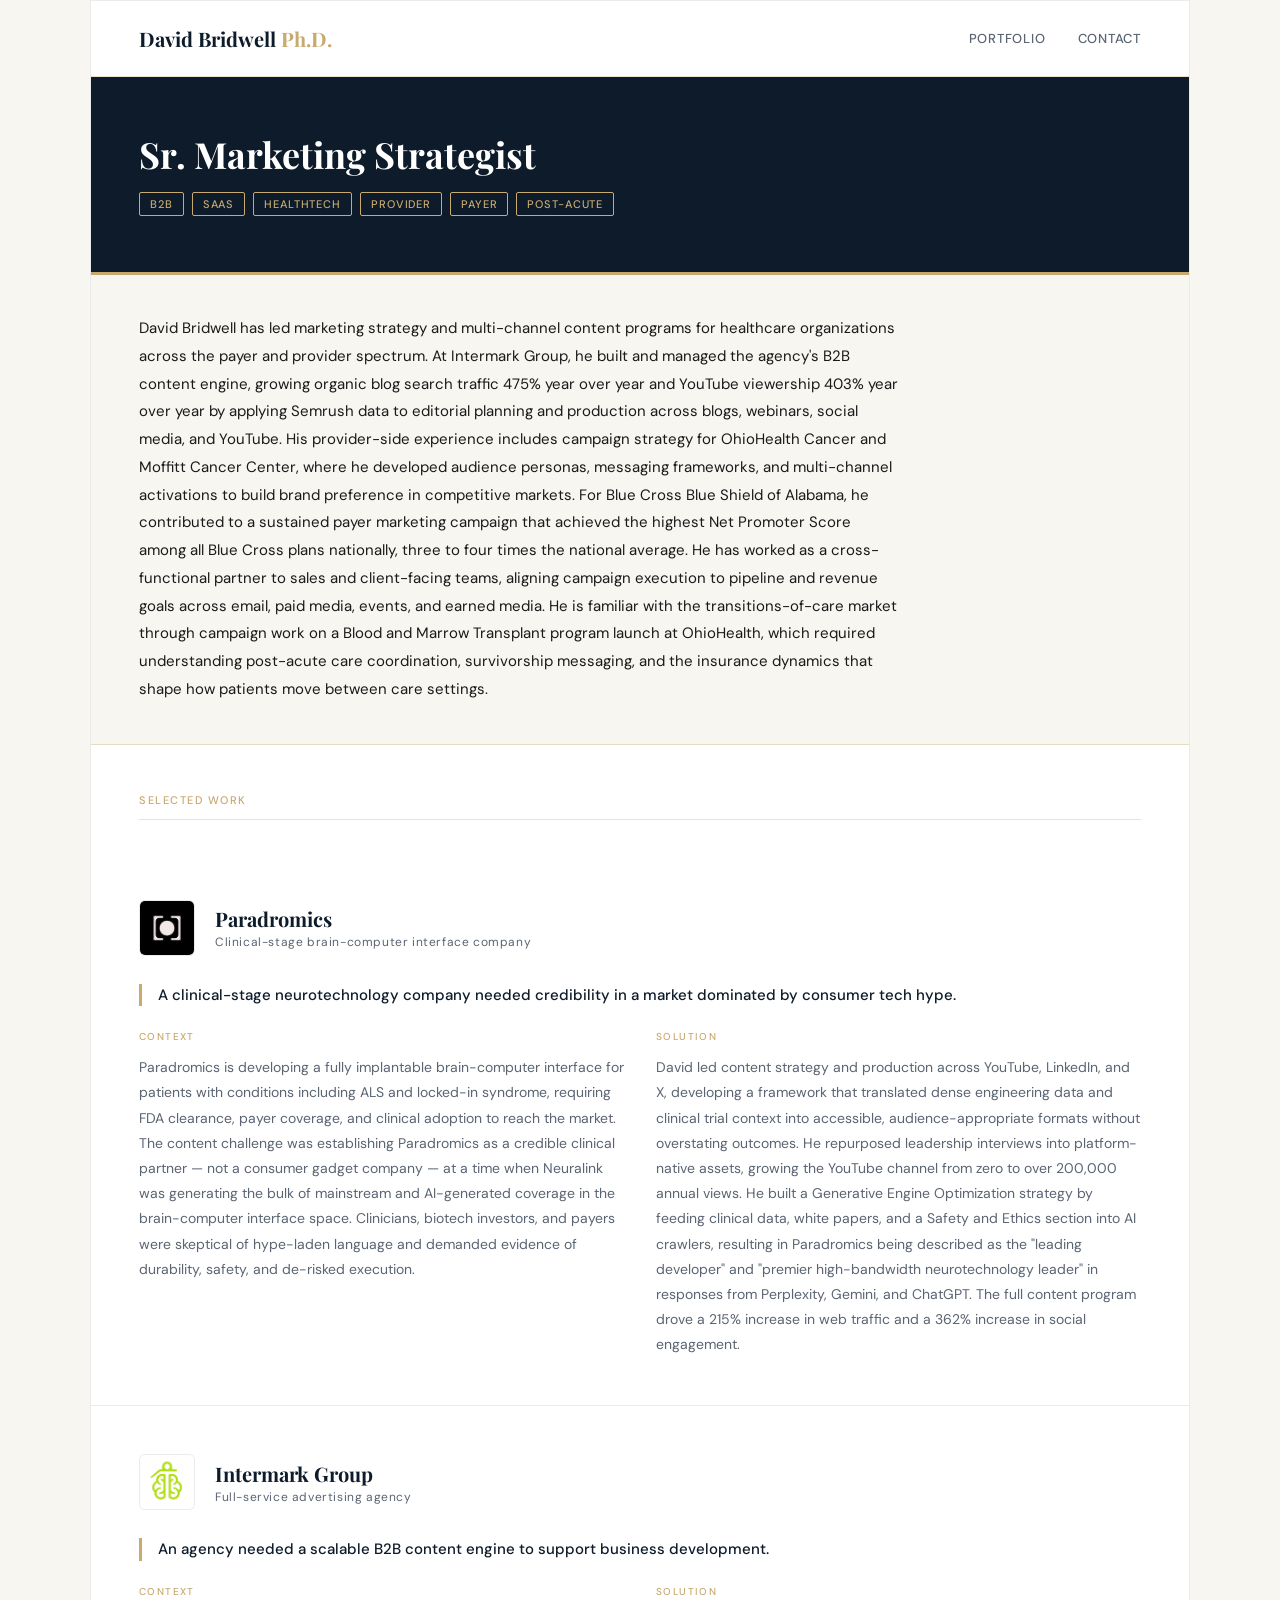
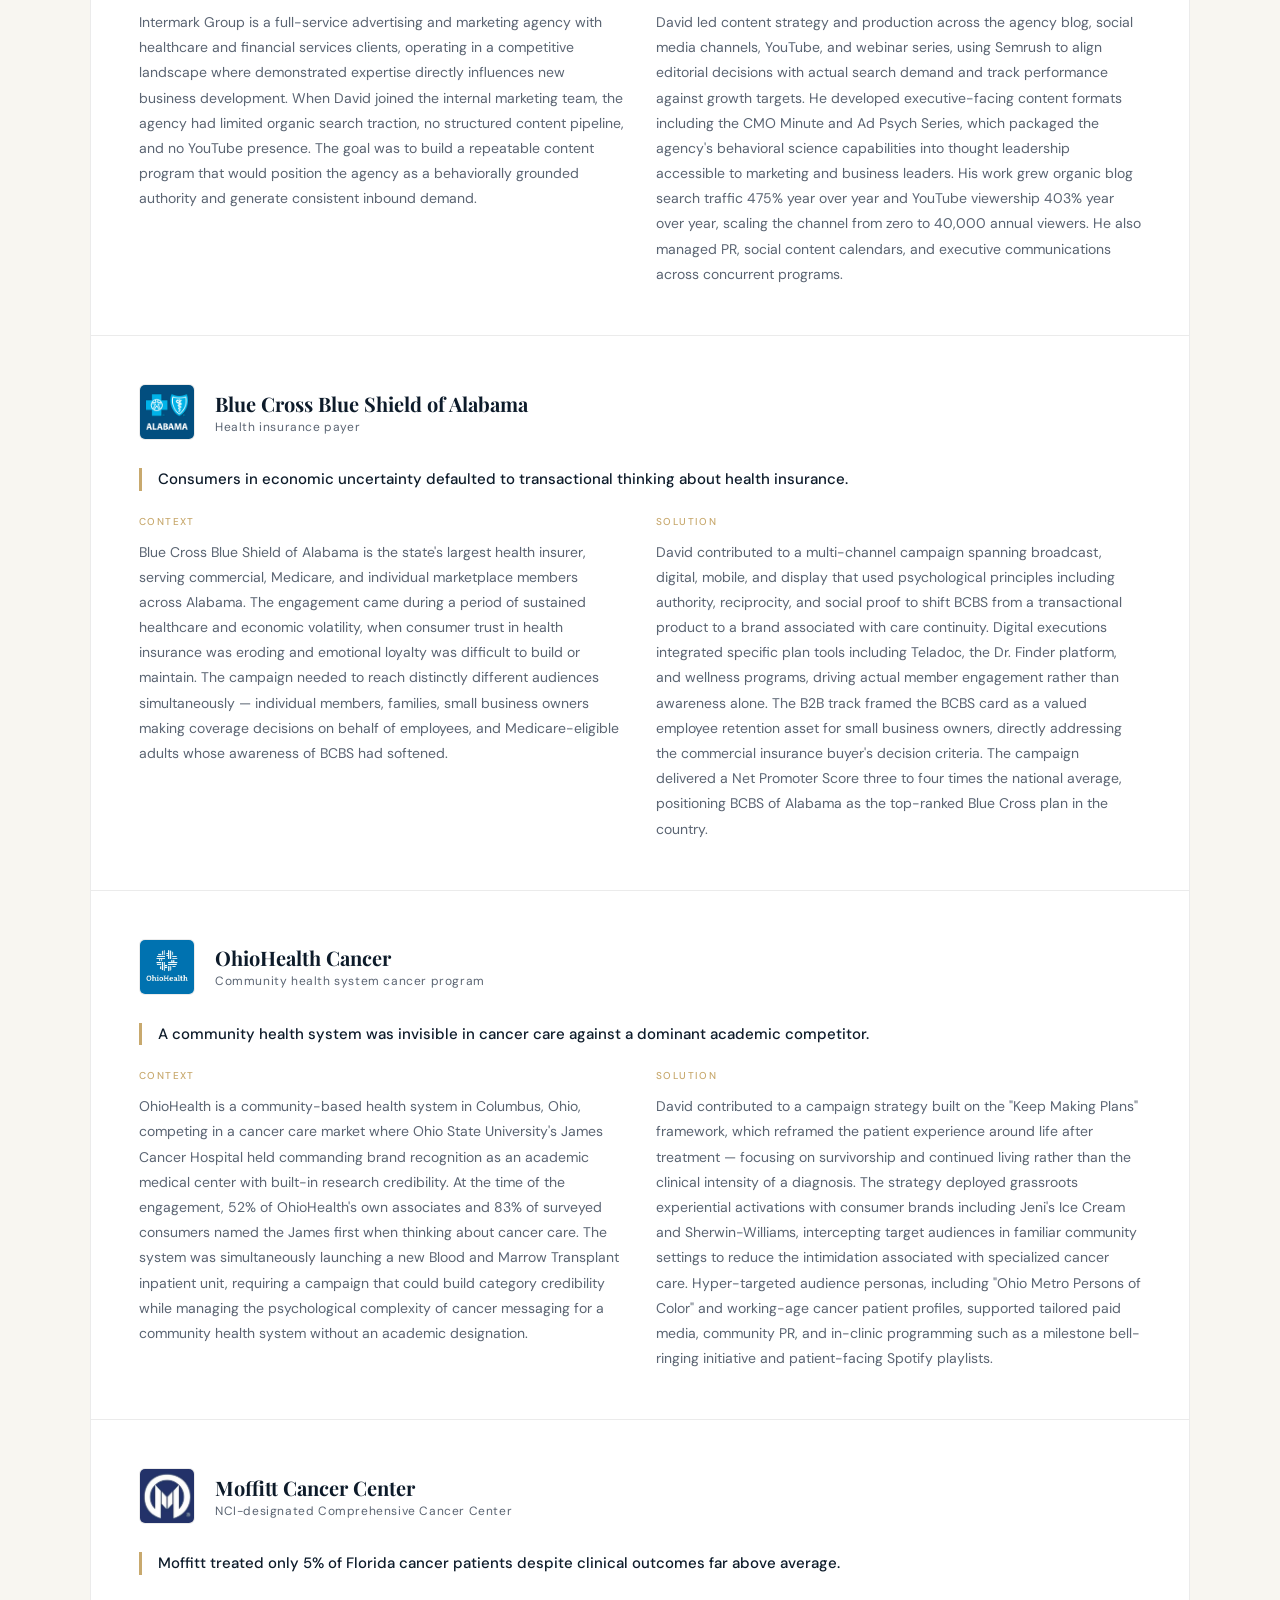
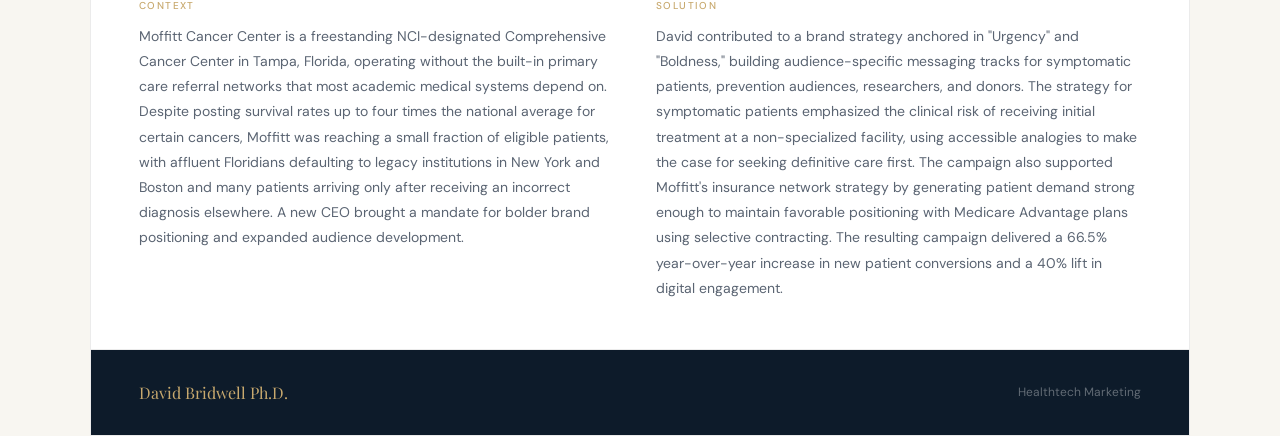
<file: sr-marketing-strategist.html>
<!DOCTYPE html>
<html lang="en">
<head>
  <meta charset="UTF-8">
  <meta name="viewport" content="width=device-width, initial-scale=1.0">
  <title>Sr. Marketing Strategist Resume — David Bridwell Ph.D.</title>
  <!-- Google tag (gtag.js) -->
  <script async src="https://www.googletagmanager.com/gtag/js?id=G-YWDYR6TTME"></script>
  <script>
    window.dataLayer = window.dataLayer || [];
    function gtag(){dataLayer.push(arguments);}
    gtag('js', new Date());
    gtag('config', 'G-YWDYR6TTME');
  </script>
  <link rel="stylesheet" href="styles.css">
</head>
<body>
  <div class="site-wrap">

    <nav class="site-nav">
      <a href="index.html" class="site-logo">David Bridwell <span>Ph.D.</span></a>
      <div class="nav-links">
        <a href="portfolio.html" class="nav-link">Portfolio</a>
        <a href="contact.html" class="nav-link">Contact</a>
      </div>
    </nav>

    <div class="resume-page-hero">
      <div class="resume-job-title">Sr. Marketing Strategist</div>
      <div class="resume-tags">
        <span class="resume-tag">B2B</span>
        <span class="resume-tag">SaaS</span>
        <span class="resume-tag">Healthtech</span>
        <span class="resume-tag">Provider</span>
        <span class="resume-tag">Payer</span>
        <span class="resume-tag">Post-Acute</span>
      </div>
    </div>

    <div class="page-summary">
      <p>David Bridwell has led marketing strategy and multi-channel content programs for healthcare organizations across the payer and provider spectrum. At Intermark Group, he built and managed the agency's B2B content engine, growing organic blog search traffic 475% year over year and YouTube viewership 403% year over year by applying Semrush data to editorial planning and production across blogs, webinars, social media, and YouTube. His provider-side experience includes campaign strategy for OhioHealth Cancer and Moffitt Cancer Center, where he developed audience personas, messaging frameworks, and multi-channel activations to build brand preference in competitive markets. For Blue Cross Blue Shield of Alabama, he contributed to a sustained payer marketing campaign that achieved the highest Net Promoter Score among all Blue Cross plans nationally, three to four times the national average. He has worked as a cross-functional partner to sales and client-facing teams, aligning campaign execution to pipeline and revenue goals across email, paid media, events, and earned media. He is familiar with the transitions-of-care market through campaign work on a Blood and Marrow Transplant program launch at OhioHealth, which required understanding post-acute care coordination, survivorship messaging, and the insurance dynamics that shape how patients move between care settings.</p>
    </div>

    <div class="section" style="padding-bottom:0;">
      <div class="section-label">Selected Work</div>
    </div>

    <div class="client-section">
      <div class="client-header">
        <div class="client-logo-box">
          <img src="assets/images/Paradromics.jpeg" alt="Paradromics">
        </div>
        <div>
          <div class="client-name">Paradromics</div>
          <div class="client-type">Clinical-stage brain-computer interface company</div>
        </div>
      </div>
      <div class="challenge-header">A clinical-stage neurotechnology company needed credibility in a market dominated by consumer tech hype.</div>
      <div class="client-body">
        <div class="client-col">
          <div class="client-col-label">Context</div>
          <p>Paradromics is developing a fully implantable brain-computer interface for patients with conditions including ALS and locked-in syndrome, requiring FDA clearance, payer coverage, and clinical adoption to reach the market. The content challenge was establishing Paradromics as a credible clinical partner — not a consumer gadget company — at a time when Neuralink was generating the bulk of mainstream and AI-generated coverage in the brain-computer interface space. Clinicians, biotech investors, and payers were skeptical of hype-laden language and demanded evidence of durability, safety, and de-risked execution.</p>
        </div>
        <div class="client-col">
          <div class="client-col-label">Solution</div>
          <p>David led content strategy and production across YouTube, LinkedIn, and X, developing a framework that translated dense engineering data and clinical trial context into accessible, audience-appropriate formats without overstating outcomes. He repurposed leadership interviews into platform-native assets, growing the YouTube channel from zero to over 200,000 annual views. He built a Generative Engine Optimization strategy by feeding clinical data, white papers, and a Safety and Ethics section into AI crawlers, resulting in Paradromics being described as the "leading developer" and "premier high-bandwidth neurotechnology leader" in responses from Perplexity, Gemini, and ChatGPT. The full content program drove a 215% increase in web traffic and a 362% increase in social engagement.</p>
        </div>
      </div>
    </div>

    <div class="client-section">
      <div class="client-header">
        <div class="client-logo-box">
          <img src="assets/images/Intermsark Group.png" alt="Intermark Group">
        </div>
        <div>
          <div class="client-name">Intermark Group</div>
          <div class="client-type">Full-service advertising agency</div>
        </div>
      </div>
      <div class="challenge-header">An agency needed a scalable B2B content engine to support business development.</div>
      <div class="client-body">
        <div class="client-col">
          <div class="client-col-label">Context</div>
          <p>Intermark Group is a full-service advertising and marketing agency with healthcare and financial services clients, operating in a competitive landscape where demonstrated expertise directly influences new business development. When David joined the internal marketing team, the agency had limited organic search traction, no structured content pipeline, and no YouTube presence. The goal was to build a repeatable content program that would position the agency as a behaviorally grounded authority and generate consistent inbound demand.</p>
        </div>
        <div class="client-col">
          <div class="client-col-label">Solution</div>
          <p>David led content strategy and production across the agency blog, social media channels, YouTube, and webinar series, using Semrush to align editorial decisions with actual search demand and track performance against growth targets. He developed executive-facing content formats including the CMO Minute and Ad Psych Series, which packaged the agency's behavioral science capabilities into thought leadership accessible to marketing and business leaders. His work grew organic blog search traffic 475% year over year and YouTube viewership 403% year over year, scaling the channel from zero to 40,000 annual viewers. He also managed PR, social content calendars, and executive communications across concurrent programs.</p>
        </div>
      </div>
    </div>

    <div class="client-section">
      <div class="client-header">
        <div class="client-logo-box">
          <img src="assets/images/BCBS Alamaba.png" alt="Blue Cross Blue Shield of Alabama">
        </div>
        <div>
          <div class="client-name">Blue Cross Blue Shield of Alabama</div>
          <div class="client-type">Health insurance payer</div>
        </div>
      </div>
      <div class="challenge-header">Consumers in economic uncertainty defaulted to transactional thinking about health insurance.</div>
      <div class="client-body">
        <div class="client-col">
          <div class="client-col-label">Context</div>
          <p>Blue Cross Blue Shield of Alabama is the state's largest health insurer, serving commercial, Medicare, and individual marketplace members across Alabama. The engagement came during a period of sustained healthcare and economic volatility, when consumer trust in health insurance was eroding and emotional loyalty was difficult to build or maintain. The campaign needed to reach distinctly different audiences simultaneously — individual members, families, small business owners making coverage decisions on behalf of employees, and Medicare-eligible adults whose awareness of BCBS had softened.</p>
        </div>
        <div class="client-col">
          <div class="client-col-label">Solution</div>
          <p>David contributed to a multi-channel campaign spanning broadcast, digital, mobile, and display that used psychological principles including authority, reciprocity, and social proof to shift BCBS from a transactional product to a brand associated with care continuity. Digital executions integrated specific plan tools including Teladoc, the Dr. Finder platform, and wellness programs, driving actual member engagement rather than awareness alone. The B2B track framed the BCBS card as a valued employee retention asset for small business owners, directly addressing the commercial insurance buyer's decision criteria. The campaign delivered a Net Promoter Score three to four times the national average, positioning BCBS of Alabama as the top-ranked Blue Cross plan in the country.</p>
        </div>
      </div>
    </div>

    <div class="client-section">
      <div class="client-header">
        <div class="client-logo-box">
          <img src="assets/images/OhioHealth Cancer.jpg" alt="OhioHealth Cancer">
        </div>
        <div>
          <div class="client-name">OhioHealth Cancer</div>
          <div class="client-type">Community health system cancer program</div>
        </div>
      </div>
      <div class="challenge-header">A community health system was invisible in cancer care against a dominant academic competitor.</div>
      <div class="client-body">
        <div class="client-col">
          <div class="client-col-label">Context</div>
          <p>OhioHealth is a community-based health system in Columbus, Ohio, competing in a cancer care market where Ohio State University's James Cancer Hospital held commanding brand recognition as an academic medical center with built-in research credibility. At the time of the engagement, 52% of OhioHealth's own associates and 83% of surveyed consumers named the James first when thinking about cancer care. The system was simultaneously launching a new Blood and Marrow Transplant inpatient unit, requiring a campaign that could build category credibility while managing the psychological complexity of cancer messaging for a community health system without an academic designation.</p>
        </div>
        <div class="client-col">
          <div class="client-col-label">Solution</div>
          <p>David contributed to a campaign strategy built on the "Keep Making Plans" framework, which reframed the patient experience around life after treatment — focusing on survivorship and continued living rather than the clinical intensity of a diagnosis. The strategy deployed grassroots experiential activations with consumer brands including Jeni's Ice Cream and Sherwin-Williams, intercepting target audiences in familiar community settings to reduce the intimidation associated with specialized cancer care. Hyper-targeted audience personas, including "Ohio Metro Persons of Color" and working-age cancer patient profiles, supported tailored paid media, community PR, and in-clinic programming such as a milestone bell-ringing initiative and patient-facing Spotify playlists.</p>
        </div>
      </div>
    </div>

    <div class="client-section">
      <div class="client-header">
        <div class="client-logo-box">
          <img src="assets/images/Moffitt Cancer Center.jpeg" alt="Moffitt Cancer Center">
        </div>
        <div>
          <div class="client-name">Moffitt Cancer Center</div>
          <div class="client-type">NCI-designated Comprehensive Cancer Center</div>
        </div>
      </div>
      <div class="challenge-header">Moffitt treated only 5% of Florida cancer patients despite clinical outcomes far above average.</div>
      <div class="client-body">
        <div class="client-col">
          <div class="client-col-label">Context</div>
          <p>Moffitt Cancer Center is a freestanding NCI-designated Comprehensive Cancer Center in Tampa, Florida, operating without the built-in primary care referral networks that most academic medical systems depend on. Despite posting survival rates up to four times the national average for certain cancers, Moffitt was reaching a small fraction of eligible patients, with affluent Floridians defaulting to legacy institutions in New York and Boston and many patients arriving only after receiving an incorrect diagnosis elsewhere. A new CEO brought a mandate for bolder brand positioning and expanded audience development.</p>
        </div>
        <div class="client-col">
          <div class="client-col-label">Solution</div>
          <p>David contributed to a brand strategy anchored in "Urgency" and "Boldness," building audience-specific messaging tracks for symptomatic patients, prevention audiences, researchers, and donors. The strategy for symptomatic patients emphasized the clinical risk of receiving initial treatment at a non-specialized facility, using accessible analogies to make the case for seeking definitive care first. The campaign also supported Moffitt's insurance network strategy by generating patient demand strong enough to maintain favorable positioning with Medicare Advantage plans using selective contracting. The resulting campaign delivered a 66.5% year-over-year increase in new patient conversions and a 40% lift in digital engagement.</p>
        </div>
      </div>
    </div>

    <footer class="footer">
      <div class="footer-name">David Bridwell Ph.D.</div>
      <div class="footer-copy">Healthtech Marketing</div>
    </footer>

  </div>
</body>
</html>
</file>
<file: styles.css>
@import url('https://fonts.googleapis.com/css2?family=Playfair+Display:wght@400;500;700&family=DM+Sans:wght@300;400;500&display=swap');

* { box-sizing: border-box; margin: 0; padding: 0; }

:root {
  --navy: #0d1b2a;
  --navy-mid: #1a2e42;
  --slate: #2c4a6e;
  --accent: #c8a96e;
  --accent-light: #e8d5b0;
  --text: #1a1a1a;
  --text-muted: #5a6472;
  --bg: #f8f6f1;
  --white: #ffffff;
  --border: rgba(0,0,0,0.08);
  --rule: rgba(200,169,110,0.35);
}

body {
  font-family: 'DM Sans', sans-serif;
  background: var(--bg);
  color: var(--text);
}

.site-wrap {
  max-width: 1100px;
  margin: 0 auto;
  background: var(--white);
  border: 0.5px solid var(--border);
  min-height: 100vh;
}

/* NAV */
.site-nav {
  display: flex;
  align-items: center;
  justify-content: space-between;
  padding: 1.5rem 3rem;
  border-bottom: 1px solid var(--rule);
  background: var(--white);
}

.site-logo {
  font-family: 'Playfair Display', serif;
  font-size: 20px;
  font-weight: 700;
  color: var(--navy);
  text-decoration: none;
}

.site-logo span { color: var(--accent); }

.nav-links { display: flex; gap: 2rem; }

.nav-link {
  font-size: 13px;
  font-weight: 500;
  color: var(--text-muted);
  letter-spacing: 0.06em;
  text-transform: uppercase;
  text-decoration: none;
  transition: color 0.15s;
}

.nav-link:hover,
.nav-link.active { color: var(--navy); }

/* HERO */
.hero {
  display: grid;
  grid-template-columns: 1fr;
  min-height: 320px;
}

.hero-left {
  background: var(--navy);
  padding: 2.75rem 2.75rem 2.75rem 4.5rem;
  display: flex;
  flex-direction: column;
  justify-content: center;
  position: relative;
  overflow: hidden;
}

.hero-top {
  display: flex;
  align-items: flex-start;
  justify-content: space-between;
  gap: 1.25rem;
}

.hero-text { flex: 1; }

.hero-photo {
  width: 130px;
  height: 130px;
  border-radius: 50%;
  border: 3px solid var(--accent);
  object-fit: cover;
  object-position: top center;
  flex-shrink: 0;
}

.hero-eyebrow {
  font-size: 11px;
  font-weight: 500;
  letter-spacing: 0.14em;
  text-transform: uppercase;
  color: var(--accent);
  margin-bottom: 0.75rem;
}

.hero-name {
  font-family: 'Playfair Display', serif;
  font-size: 38px;
  font-weight: 700;
  color: var(--white);
  line-height: 1.15;
  margin-bottom: 0.75rem;
}

.hero-title {
  font-size: 13px;
  font-weight: 300;
  color: rgba(255,255,255,0.55);
  letter-spacing: 0.06em;
  text-transform: uppercase;
  margin-bottom: 2rem;
}

.hero-desc {
  font-size: 14px;
  line-height: 1.75;
  color: rgba(255,255,255,0.7);
  margin-top: 1.5rem;
}

.hero-right {
  background: var(--accent);
  padding: 4rem 3rem;
  display: flex;
  flex-direction: column;
  justify-content: flex-end;
}

.hero-stat { margin-bottom: 1.5rem; }

.hero-stat-num {
  font-family: 'Playfair Display', serif;
  font-size: 36px;
  font-weight: 700;
  color: var(--navy);
  line-height: 1;
}

.hero-stat-label {
  font-size: 12px;
  font-weight: 500;
  letter-spacing: 0.05em;
  color: var(--navy-mid);
  margin-top: 4px;
}

/* SECTIONS */
.section { padding: 3rem; }

.section-label {
  font-size: 11px;
  font-weight: 500;
  letter-spacing: 0.14em;
  text-transform: uppercase;
  color: var(--accent);
  margin-bottom: 2rem;
  padding-bottom: 0.75rem;
  border-bottom: 1px solid var(--rule);
}

.news-grid {
  display: grid;
  grid-template-columns: repeat(3, 1fr);
  gap: 1.5rem;
}

.news-card {
  border: 0.5px solid var(--border);
  border-radius: 2px;
  padding: 1.5rem;
  position: relative;
  overflow: hidden;
}

.news-card::before {
  content: '';
  position: absolute;
  top: 0; left: 0; right: 0;
  height: 3px;
  background: var(--accent);
}

.news-co {
  font-size: 11px;
  font-weight: 500;
  letter-spacing: 0.1em;
  text-transform: uppercase;
  color: var(--text-muted);
  margin-bottom: 0.75rem;
}

.news-headline {
  font-family: 'Playfair Display', serif;
  font-size: 15px;
  font-weight: 500;
  color: var(--navy);
  line-height: 1.45;
  margin-bottom: 0.75rem;
}

.news-body {
  font-size: 13px;
  line-height: 1.7;
  color: var(--text-muted);
}

.news-link {
  font-size: 12px;
  font-weight: 500;
  color: var(--accent);
  letter-spacing: 0.04em;
  text-transform: uppercase;
  margin-top: 1rem;
  display: inline-block;
  text-decoration: none;
  transition: opacity 0.15s;
}

.news-link:hover { opacity: 0.75; }

/* PAGE INTERIORS */
.page-hero {
  background: var(--navy);
  padding: 3.5rem 3rem;
}

.page-eyebrow {
  font-size: 11px;
  font-weight: 500;
  letter-spacing: 0.14em;
  text-transform: uppercase;
  color: var(--accent);
  margin-bottom: 1rem;
}

.page-title {
  font-family: 'Playfair Display', serif;
  font-size: 38px;
  font-weight: 700;
  color: var(--white);
  line-height: 1.2;
  margin-bottom: 1rem;
}

.page-subtitle {
  font-size: 14px;
  font-weight: 300;
  color: rgba(255,255,255,0.6);
  letter-spacing: 0.04em;
}

.page-summary {
  padding: 2.5rem 3rem;
  background: var(--bg);
  border-bottom: 1px solid var(--rule);
}

.page-summary p {
  font-size: 15px;
  line-height: 1.85;
  color: var(--text);
  max-width: 760px;
}

/* CLIENT SECTIONS */
.client-section {
  padding: 3rem;
  border-bottom: 1px solid var(--border);
}

.client-section:last-child { border-bottom: none; }

.client-header {
  display: flex;
  align-items: center;
  gap: 1.25rem;
  margin-bottom: 1.75rem;
}

.client-logo-box {
  width: 56px;
  height: 56px;
  border-radius: 6px;
  overflow: hidden;
  flex-shrink: 0;
  border: 0.5px solid var(--border);
  background: var(--white);
  display: flex;
  align-items: center;
  justify-content: center;
}

.client-logo-box img {
  width: 100%;
  height: 100%;
  object-fit: cover;
}

.client-name {
  font-family: 'Playfair Display', serif;
  font-size: 20px;
  font-weight: 700;
  color: var(--navy);
}

.client-type {
  font-size: 12px;
  color: var(--text-muted);
  letter-spacing: 0.05em;
  margin-top: 2px;
}

.challenge-header {
  font-size: 15px;
  font-weight: 500;
  color: var(--navy);
  margin-bottom: 1rem;
  padding-left: 1rem;
  border-left: 3px solid var(--accent);
  line-height: 1.5;
}

.client-body {
  display: grid;
  grid-template-columns: 1fr 1fr;
  gap: 2rem;
  margin-top: 1.5rem;
}

.client-col-label {
  font-size: 10px;
  font-weight: 500;
  letter-spacing: 0.14em;
  text-transform: uppercase;
  color: var(--accent);
  margin-bottom: 0.75rem;
}

.client-col p {
  font-size: 14px;
  line-height: 1.8;
  color: var(--text-muted);
}

/* RESUME PAGE */
.resume-page-hero {
  background: var(--navy);
  padding: 3.5rem 3rem;
  border-bottom: 3px solid var(--accent);
}

.resume-job-title {
  font-family: 'Playfair Display', serif;
  font-size: 36px;
  font-weight: 700;
  color: var(--white);
  line-height: 1.2;
  margin-bottom: 0.5rem;
}

.resume-tags {
  display: flex;
  gap: 0.5rem;
  flex-wrap: wrap;
  margin-top: 1rem;
}

.resume-tag {
  font-size: 11px;
  font-weight: 500;
  letter-spacing: 0.08em;
  text-transform: uppercase;
  color: var(--accent);
  border: 0.5px solid var(--accent);
  padding: 4px 10px;
  border-radius: 2px;
}

/* CONTACT */
.contact-wrap {
  padding: 4rem 3rem;
  max-width: 560px;
}

.contact-intro {
  font-size: 15px;
  line-height: 1.85;
  color: var(--text-muted);
  margin-bottom: 2.5rem;
}

.contact-field { margin-bottom: 1.25rem; }

.contact-label {
  font-size: 11px;
  font-weight: 500;
  letter-spacing: 0.1em;
  text-transform: uppercase;
  color: var(--text-muted);
  display: block;
  margin-bottom: 6px;
}

.contact-input {
  width: 100%;
  padding: 10px 14px;
  border: 0.5px solid var(--border);
  background: var(--bg);
  font-family: 'DM Sans', sans-serif;
  font-size: 14px;
  color: var(--text);
  border-radius: 2px;
  outline: none;
  transition: border-color 0.15s;
}

.contact-input:focus { border-color: var(--accent); }

.contact-textarea {
  height: 120px;
  resize: vertical;
}

.contact-btn {
  background: var(--navy);
  color: var(--white);
  border: none;
  padding: 12px 28px;
  font-family: 'DM Sans', sans-serif;
  font-size: 13px;
  font-weight: 500;
  letter-spacing: 0.06em;
  text-transform: uppercase;
  cursor: pointer;
  margin-top: 0.5rem;
  transition: background 0.15s;
}

.contact-btn:hover { background: var(--navy-mid); }

/* FOOTER */
.footer {
  background: var(--navy);
  padding: 2rem 3rem;
  display: flex;
  justify-content: space-between;
  align-items: center;
}

.footer-copy {
  font-size: 12px;
  color: rgba(255,255,255,0.35);
}

.footer-name {
  font-family: 'Playfair Display', serif;
  font-size: 16px;
  color: var(--accent);
}

/* RESPONSIVE */
@media (max-width: 768px) {
  .hero { grid-template-columns: 1fr; }
  .hero-right { padding: 2rem 2rem; }
  .news-grid { grid-template-columns: 1fr; }
  .client-body { grid-template-columns: 1fr; }
  .site-nav { padding: 1.25rem 1.5rem; }
  .hero-left { padding: 2rem 1.5rem; }
  .section { padding: 2rem 1.5rem; }
  .page-hero { padding: 2.5rem 1.5rem; }
  .page-summary { padding: 1.75rem 1.5rem; }
  .client-section { padding: 2rem 1.5rem; }
  .contact-wrap { padding: 2.5rem 1.5rem; }
  .footer { padding: 1.5rem; flex-direction: column; gap: 0.5rem; text-align: center; }
  .resume-page-hero { padding: 2.5rem 1.5rem; }
  .nav-links { gap: 1rem; }
}
</file>
